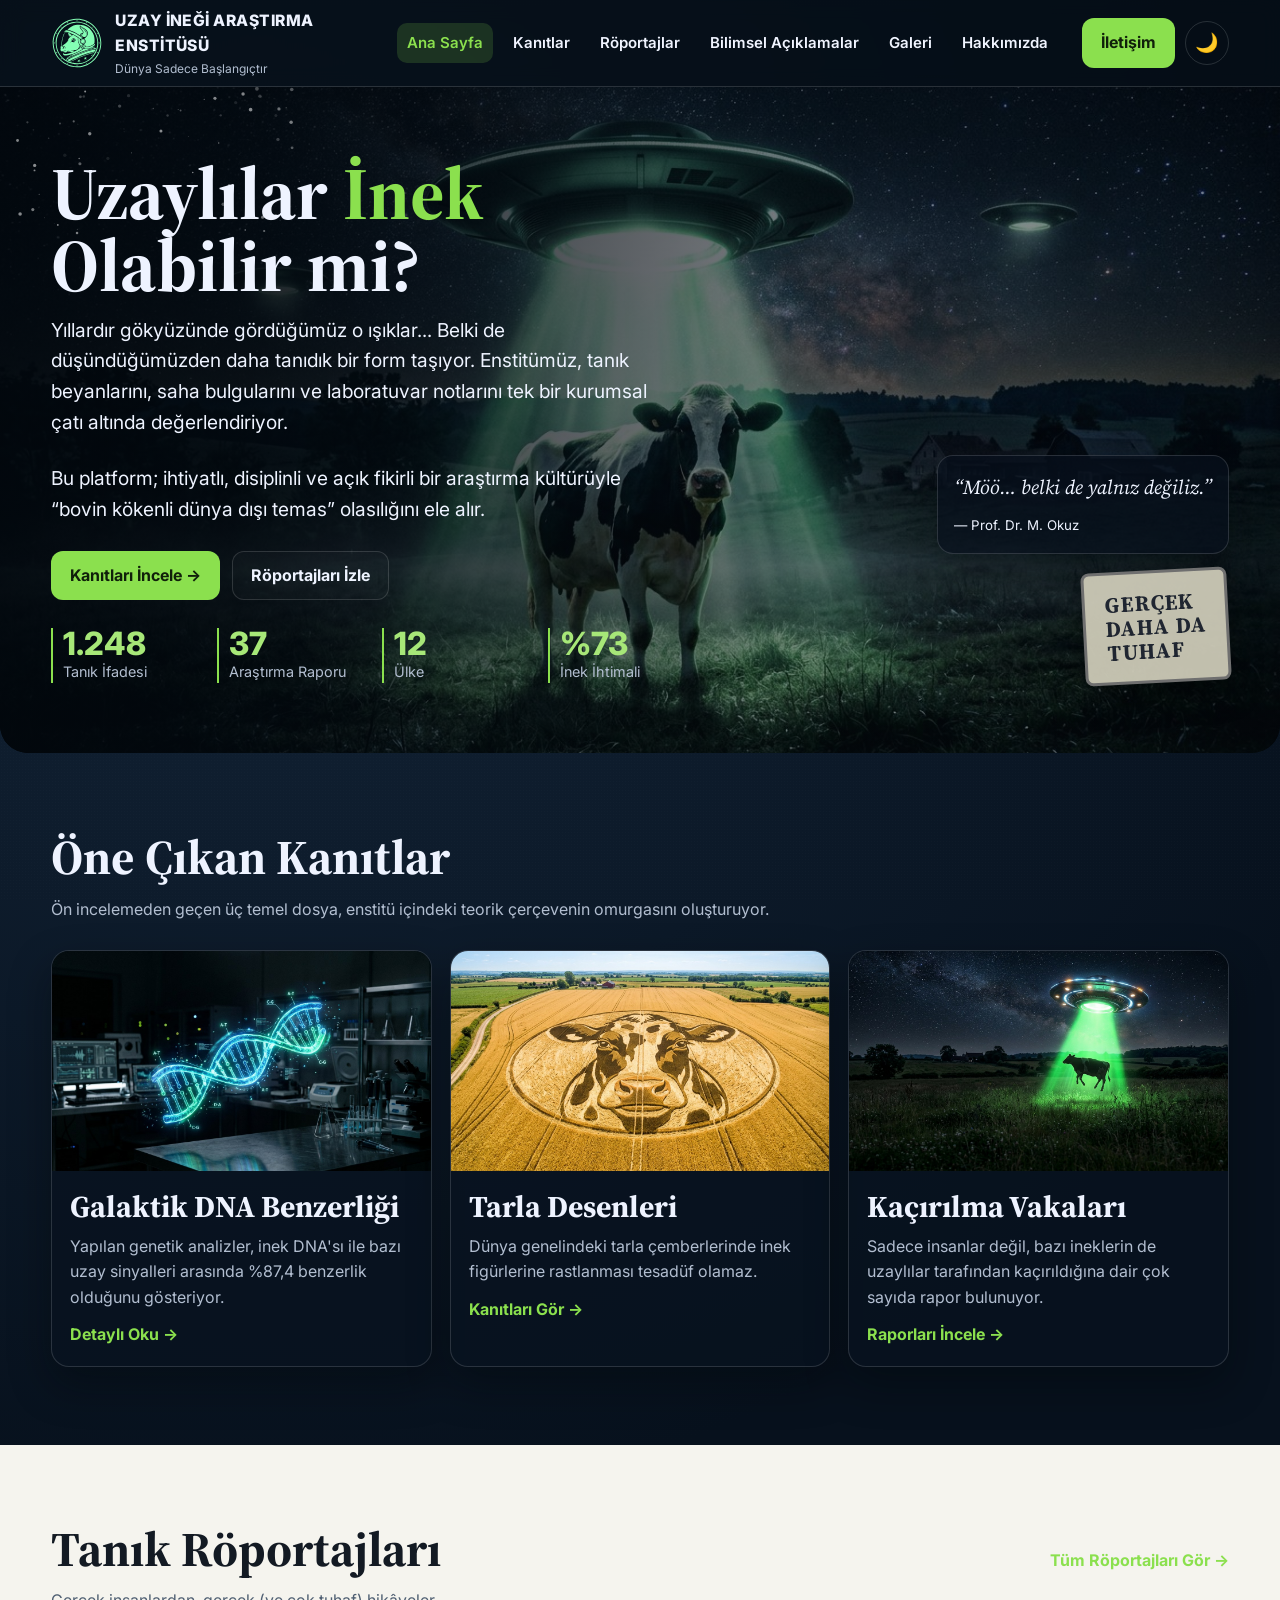
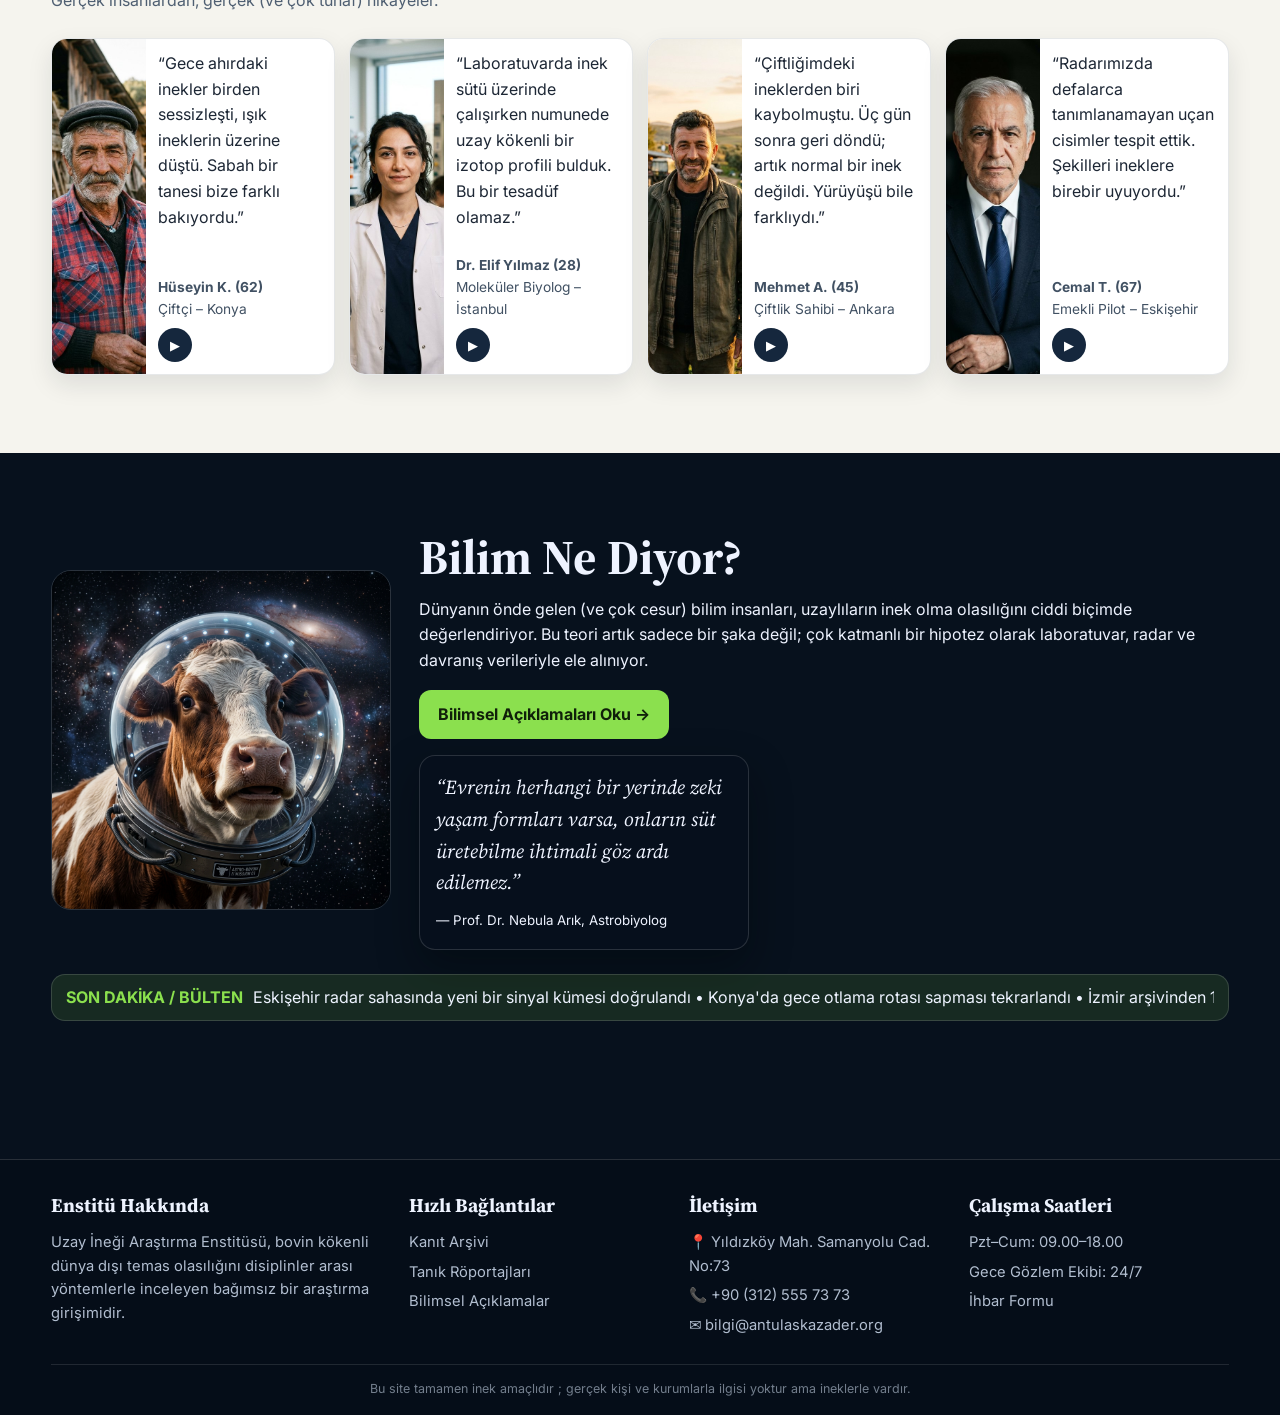
<file: index.html>
<!doctype html>
<html lang="tr">
<head>
  <meta charset="UTF-8">
  <meta name="viewport" content="width=device-width, initial-scale=1.0">
  <title>Uzay İneği Araştırma Enstitüsü | Uzaylılar İnek Olabilir mi?</title>
  <meta name="description" content="Uzaylılar inek olabilir mi sorusunu kurumsal bir ciddiyetle inceleyen Uzay İneği Araştırma Enstitüsü'nün resmi arşiv ve rapor sayfası.">
  <meta property="og:title" content="Uzay İneği Araştırma Enstitüsü">
  <meta property="og:description" content="Uzaylılar inek olabilir mi iddiasına dair kanıt arşivi, röportajlar ve bilimsel açıklamalar.">
  <meta property="og:image" content="images/hero.jpg">
  <meta property="og:type" content="website">
  <link rel="icon" type="image/svg+xml" href="images/logo.svg">
  <link rel="stylesheet" href="css/style.css">
  <script src="js/script.js" defer></script>
</head>
<body>
  <header class="site-header">
    <div class="container header-inner">
      <a href="index.html" class="brand" aria-label="Ana sayfaya git">
        <img src="images/logo.svg" alt="Uzay İneği Araştırma Enstitüsü logosu" loading="lazy">
        <div>
          <div class="brand-title">UZAY İNEĞİ ARAŞTIRMA ENSTİTÜSÜ</div>
          <div class="brand-sub">Dünya Sadece Başlangıçtır</div>
        </div>
      </a>

      <nav class="main-nav" data-main-nav aria-label="Ana menü">
        <a class="nav-link" href="index.html">Ana Sayfa</a>
        <a class="nav-link" href="kanitlar.html">Kanıtlar</a>
        <a class="nav-link" href="roportajlar.html">Röportajlar</a>
        <a class="nav-link" href="bilimsel.html">Bilimsel Açıklamalar</a>
        <a class="nav-link" href="galeri.html">Galeri</a>
        <a class="nav-link" href="hakkimizda.html">Hakkımızda</a>
      </nav>

      <div class="header-actions">
        <a class="btn btn-primary" href="hakkimizda.html#iletisim">İletişim</a>
        <button class="theme-toggle" data-theme-toggle aria-label="Açık temaya geç">🌙</button>
        <button class="hamburger" data-menu-toggle aria-label="Menüyü aç/kapat" aria-expanded="false">☰</button>
      </div>
    </div>
  </header>

  <main>
    <section class="hero">
      <div class="hero-bg" aria-hidden="true"></div>
      <canvas id="star-canvas" aria-hidden="true"></canvas>
      <div class="container hero-grid">
        <div class="reveal">
          <h1>Uzaylılar <span class="accent">İnek</span> Olabilir mi?</h1>
          <p>Yıllardır gökyüzünde gördüğümüz o ışıklar... Belki de düşündüğümüzden daha tanıdık bir form taşıyor. Enstitümüz, tanık beyanlarını, saha bulgularını ve laboratuvar notlarını tek bir kurumsal çatı altında değerlendiriyor.</p>
          <p>Bu platform; ihtiyatlı, disiplinli ve açık fikirli bir araştırma kültürüyle “bovin kökenli dünya dışı temas” olasılığını ele alır.</p>

          <div class="hero-buttons">
            <a class="btn btn-primary" href="kanitlar.html">Kanıtları İncele →</a>
            <a class="btn btn-secondary" href="roportajlar.html">Röportajları İzle</a>
          </div>

          <div class="stats">
            <div class="stat-item">
              <div class="stat-number" data-counter data-target="1248">0</div>
              <div class="stat-label">Tanık İfadesi</div>
            </div>
            <div class="stat-item">
              <div class="stat-number" data-counter data-target="37">0</div>
              <div class="stat-label">Araştırma Raporu</div>
            </div>
            <div class="stat-item">
              <div class="stat-number" data-counter data-target="12">0</div>
              <div class="stat-label">Ülke</div>
            </div>
            <div class="stat-item">
              <div class="stat-number" data-counter data-target="73" data-prefix="%">%0</div>
              <div class="stat-label">İnek İhtimali</div>
            </div>
          </div>
        </div>

        <div class="hero-right reveal">
          <div class="quote-card">
            <blockquote>“Möö… belki de yalnız değiliz.”</blockquote>
            <small>— Prof. Dr. M. Okuz</small>
          </div>
          <div class="road-sign" aria-label="Yol kenarı uyarı tabelası">GERÇEK<br>DAHA DA<br>TUHAF</div>
        </div>
      </div>
    </section>

    <section class="section">
      <div class="container">
        <h2 class="section-title reveal">Öne Çıkan Kanıtlar</h2>
        <p class="section-subtitle reveal">Ön incelemeden geçen üç temel dosya, enstitü içindeki teorik çerçevenin omurgasını oluşturuyor.</p>

        <div class="card-grid">
          <article class="card reveal">
            <img class="card-image" src="images/dna.jpg" alt="DNA zinciri görseli" loading="lazy">
            <div class="card-body">
              <h3>Galaktik DNA Benzerliği</h3>
              <p>Yapılan genetik analizler, inek DNA'sı ile bazı uzay sinyalleri arasında %87,4 benzerlik olduğunu gösteriyor.</p>
              <a class="read-more" href="kanitlar.html">Detaylı Oku →</a>
            </div>
          </article>

          <article class="card reveal">
            <img class="card-image" src="images/cropcircle.jpg" alt="Tarladaki dairesel desen görüntüsü" loading="lazy">
            <div class="card-body">
              <h3>Tarla Desenleri</h3>
              <p>Dünya genelindeki tarla çemberlerinde inek figürlerine rastlanması tesadüf olamaz.</p>
              <a class="read-more" href="kanitlar.html">Kanıtları Gör →</a>
            </div>
          </article>

          <article class="card reveal">
            <img class="card-image" src="images/abduction.jpg" alt="Gece ışığı altında kaçırılma sahnesi" loading="lazy">
            <div class="card-body">
              <h3>Kaçırılma Vakaları</h3>
              <p>Sadece insanlar değil, bazı ineklerin de uzaylılar tarafından kaçırıldığına dair çok sayıda rapor bulunuyor.</p>
              <a class="read-more" href="kanitlar.html">Raporları İncele →</a>
            </div>
          </article>
        </div>
      </div>
    </section>

    <section class="section section-cream witness-section">
      <div class="container">
        <div class="section-head reveal">
          <h2 class="section-title">Tanık Röportajları</h2>
          <a class="read-more" href="roportajlar.html">Tüm Röportajları Gör →</a>
        </div>
        <p class="section-subtitle reveal" style="color:#4f5f72;">Gerçek insanlardan, gerçek (ve çok tuhaf) hikâyeler.</p>

        <div class="witness-grid">
          <article class="witness-card reveal">
            <img class="witness-thumb" src="images/tanik_huseyin.jpg" alt="Hüseyin K. portresi" loading="lazy">
            <div class="witness-content">
              <p>“Gece ahırdaki inekler birden sessizleşti, ışık ineklerin üzerine düştü. Sabah bir tanesi bize farklı bakıyordu.”</p>
              <div class="witness-meta"><strong>Hüseyin K. (62)</strong><br>Çiftçi – Konya</div>
              <button class="play-btn" data-open-modal data-modal-type="transcript" data-modal-key="huseyin" aria-label="Hüseyin röportajını aç">▶</button>
            </div>
          </article>

          <article class="witness-card reveal">
            <img class="witness-thumb" src="images/tanik_elif.jpg" alt="Dr. Elif Yılmaz portresi" loading="lazy">
            <div class="witness-content">
              <p>“Laboratuvarda inek sütü üzerinde çalışırken numunede uzay kökenli bir izotop profili bulduk. Bu bir tesadüf olamaz.”</p>
              <div class="witness-meta"><strong>Dr. Elif Yılmaz (28)</strong><br>Moleküler Biyolog – İstanbul</div>
              <button class="play-btn" data-open-modal data-modal-type="transcript" data-modal-key="elif" aria-label="Elif röportajını aç">▶</button>
            </div>
          </article>

          <article class="witness-card reveal">
            <img class="witness-thumb" src="images/tanik_mehmet.jpg" alt="Mehmet A. portresi" loading="lazy">
            <div class="witness-content">
              <p>“Çiftliğimdeki ineklerden biri kaybolmuştu. Üç gün sonra geri döndü; artık normal bir inek değildi. Yürüyüşü bile farklıydı.”</p>
              <div class="witness-meta"><strong>Mehmet A. (45)</strong><br>Çiftlik Sahibi – Ankara</div>
              <button class="play-btn" data-open-modal data-modal-type="transcript" data-modal-key="mehmet" aria-label="Mehmet röportajını aç">▶</button>
            </div>
          </article>

          <article class="witness-card reveal">
            <img class="witness-thumb" src="images/tanik_cemal.jpg" alt="Cemal T. portresi" loading="lazy">
            <div class="witness-content">
              <p>“Radarımızda defalarca tanımlanamayan uçan cisimler tespit ettik. Şekilleri ineklere birebir uyuyordu.”</p>
              <div class="witness-meta"><strong>Cemal T. (67)</strong><br>Emekli Pilot – Eskişehir</div>
              <button class="play-btn" data-open-modal data-modal-type="transcript" data-modal-key="cemal" aria-label="Cemal röportajını aç">▶</button>
            </div>
          </article>
        </div>
      </div>
    </section>

    <section class="section">
      <div class="container science-wrap">
        <img class="reveal" src="images/astronot_inek.png" alt="Astronot kıyafeti giymiş inek illüstrasyonu" loading="lazy">
        <div class="reveal">
          <h2 class="section-title">Bilim Ne Diyor?</h2>
          <p>Dünyanın önde gelen (ve çok cesur) bilim insanları, uzaylıların inek olma olasılığını ciddi biçimde değerlendiriyor. Bu teori artık sadece bir şaka değil; çok katmanlı bir hipotez olarak laboratuvar, radar ve davranış verileriyle ele alınıyor.</p>
          <a class="btn btn-primary" href="bilimsel.html">Bilimsel Açıklamaları Oku →</a>

          <div class="quote-card" style="margin-top:16px;">
            <blockquote>“Evrenin herhangi bir yerinde zeki yaşam formları varsa, onların süt üretebilme ihtimali göz ardı edilemez.”</blockquote>
            <small>— Prof. Dr. Nebula Arık, Astrobiyolog</small>
          </div>
        </div>
      </div>

      <div class="container">
        <div class="bulletin reveal" aria-label="Son dakika bülteni">
          <strong>SON DAKİKA / BÜLTEN</strong>
          <div style="overflow: hidden; flex: 1;">
            <div class="bulletin-track">Eskişehir radar sahasında yeni bir sinyal kümesi doğrulandı • Konya'da gece otlama rotası sapması tekrarlandı • İzmir arşivinden 1981 tarihli ek negatif film dijitalleştiriliyor</div>
          </div>
        </div>
      </div>
    </section>
  </main>

  <footer class="site-footer">
  <div class="container footer-grid">
    <div class="footer-col">
      <h4>Enstitü Hakkında</h4>
      <p>Uzay İneği Araştırma Enstitüsü, bovin kökenli dünya dışı temas olasılığını disiplinler arası yöntemlerle inceleyen bağımsız bir araştırma girişimidir.</p>
    </div>
    <div class="footer-col">
      <h4>Hızlı Bağlantılar</h4>
      <ul>
        <li><a href="kanitlar.html">Kanıt Arşivi</a></li>
        <li><a href="roportajlar.html">Tanık Röportajları</a></li>
        <li><a href="bilimsel.html">Bilimsel Açıklamalar</a></li>
      </ul>
    </div>
    <div class="footer-col">
      <h4>İletişim</h4>
      <ul>
        <li>📍 Yıldızköy Mah. Samanyolu Cad. No:73</li>
        <li>📞 +90 (312) 555 73 73</li>
        <li>✉️ bilgi@antulaskazader.org</li>
      </ul>
    </div>
    <div class="footer-col">
      <h4>Çalışma Saatleri</h4>
      <ul>
        <li>Pzt–Cum: 09.00–18.00</li>
        <li>Gece Gözlem Ekibi: 24/7</li>
        <li><a href="hakkimizda.html#iletisim">İhbar Formu</a></li>
      </ul>
    </div>
  </div>
  <div class="container footer-bottom">Bu site tamamen inek amaçlıdır ; gerçek kişi ve kurumlarla ilgisi yoktur ama ineklerle vardır.</div>
</footer>

  <div id="globalModal" class="modal" role="dialog" aria-modal="true" aria-hidden="true" aria-label="Detay penceresi">
    <div class="modal-content">
      <div class="modal-top">
        <h3 data-modal-title>Detay</h3>
        <button class="modal-close" data-modal-close aria-label="Pencereyi kapat">✕</button>
      </div>
      <div data-modal-body></div>
    </div>
  </div>
</body>
</html>
</file>
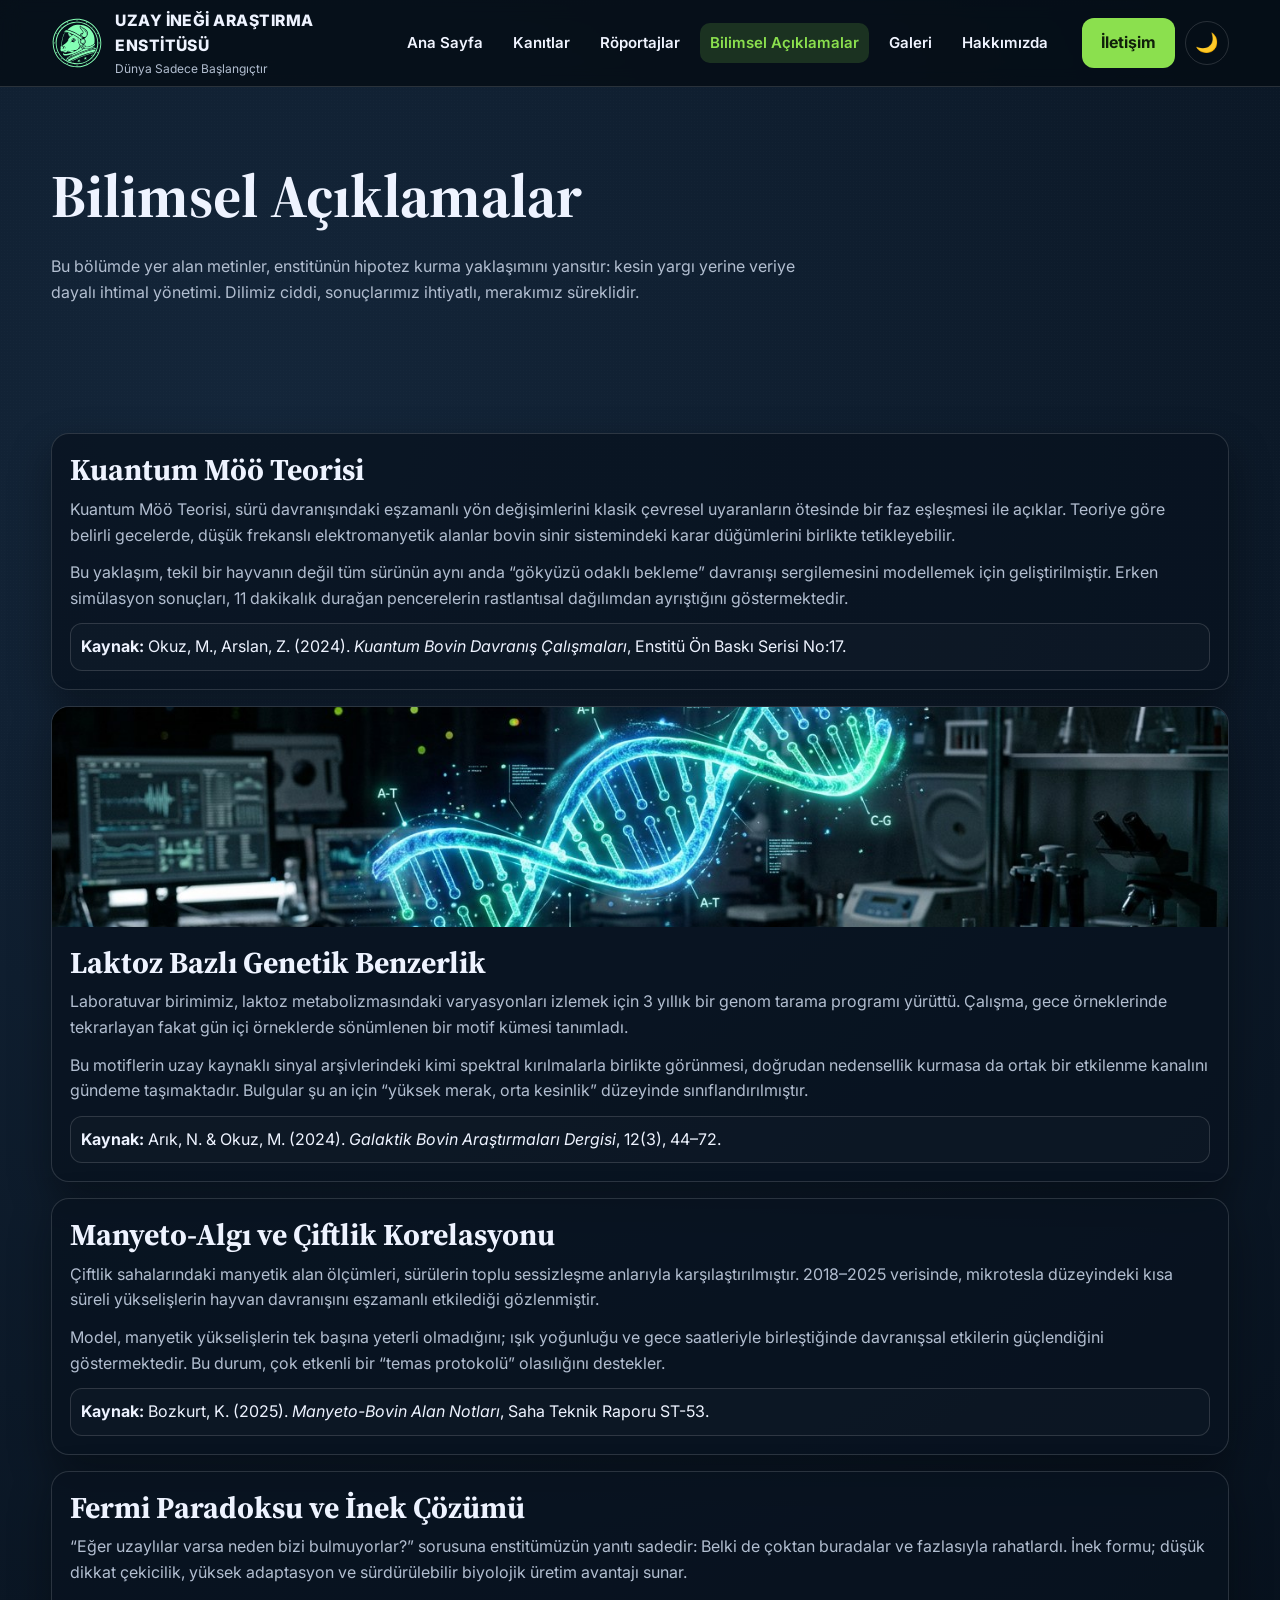
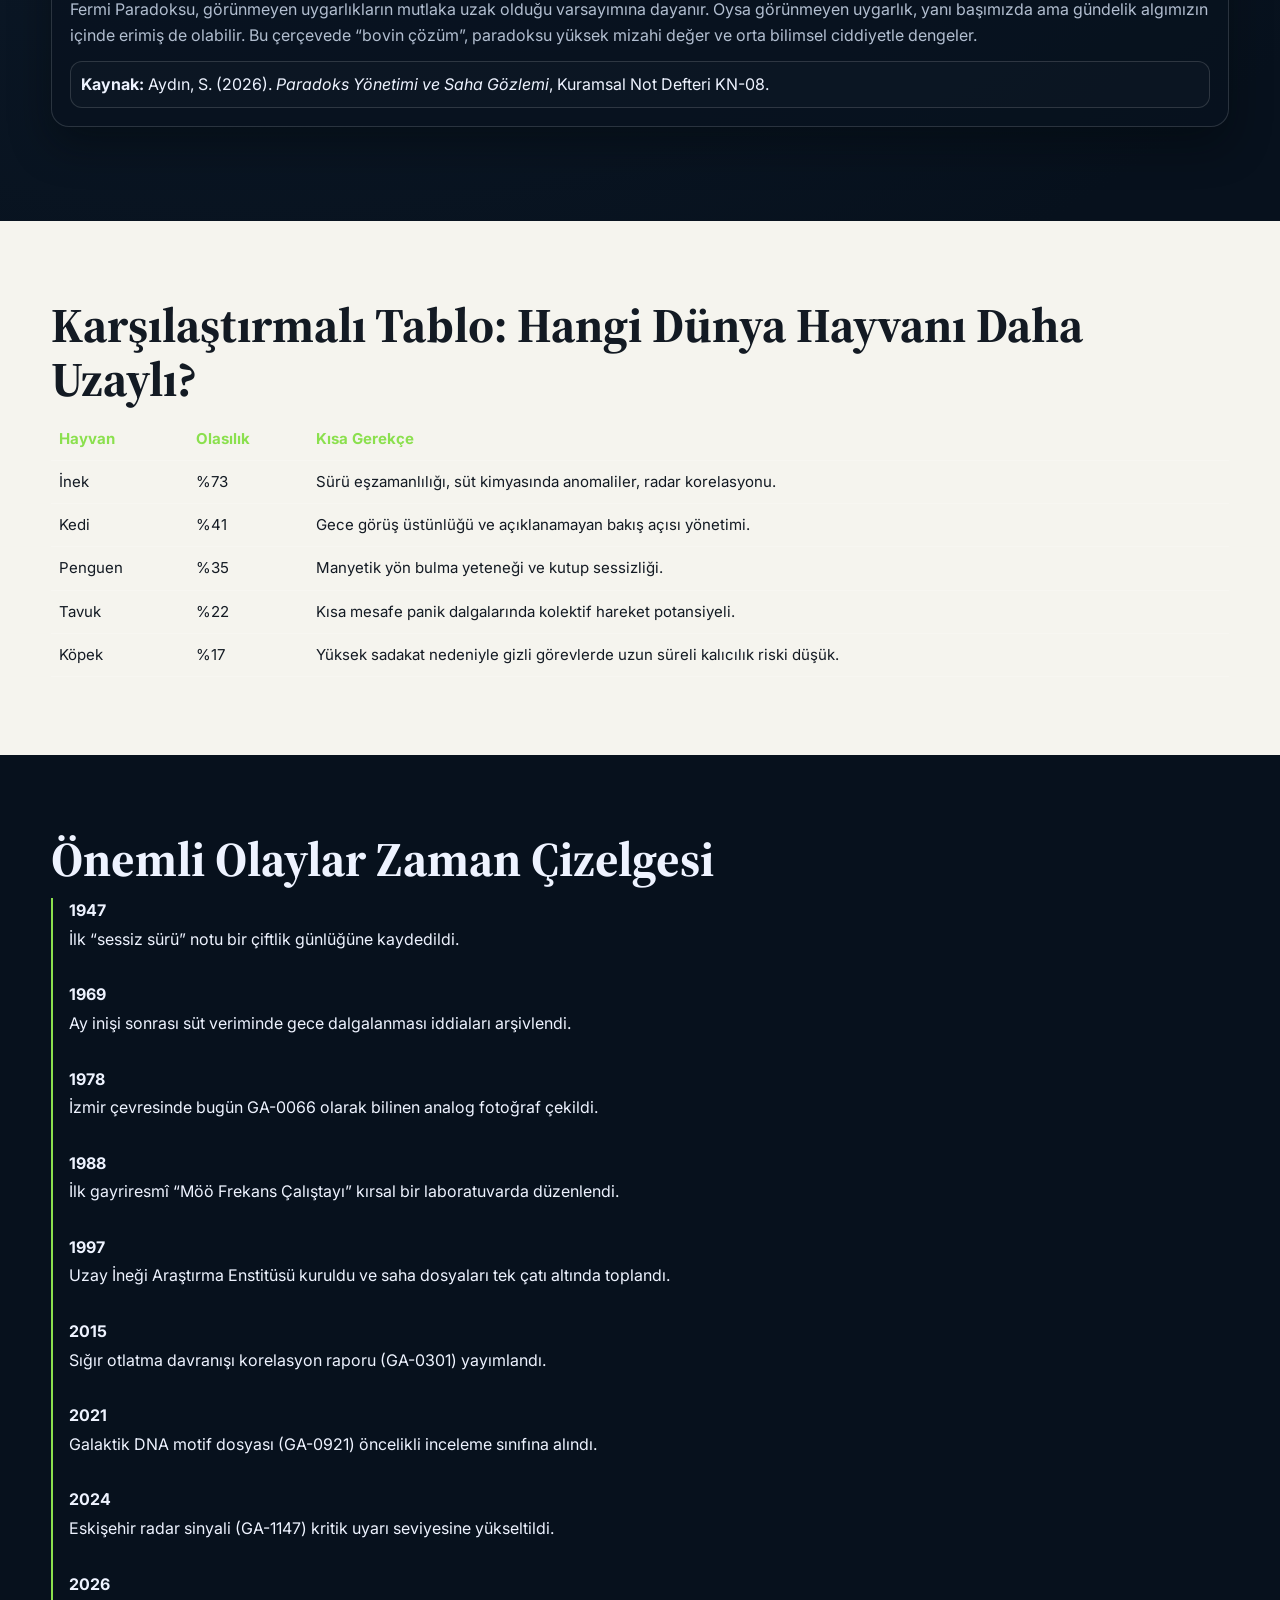
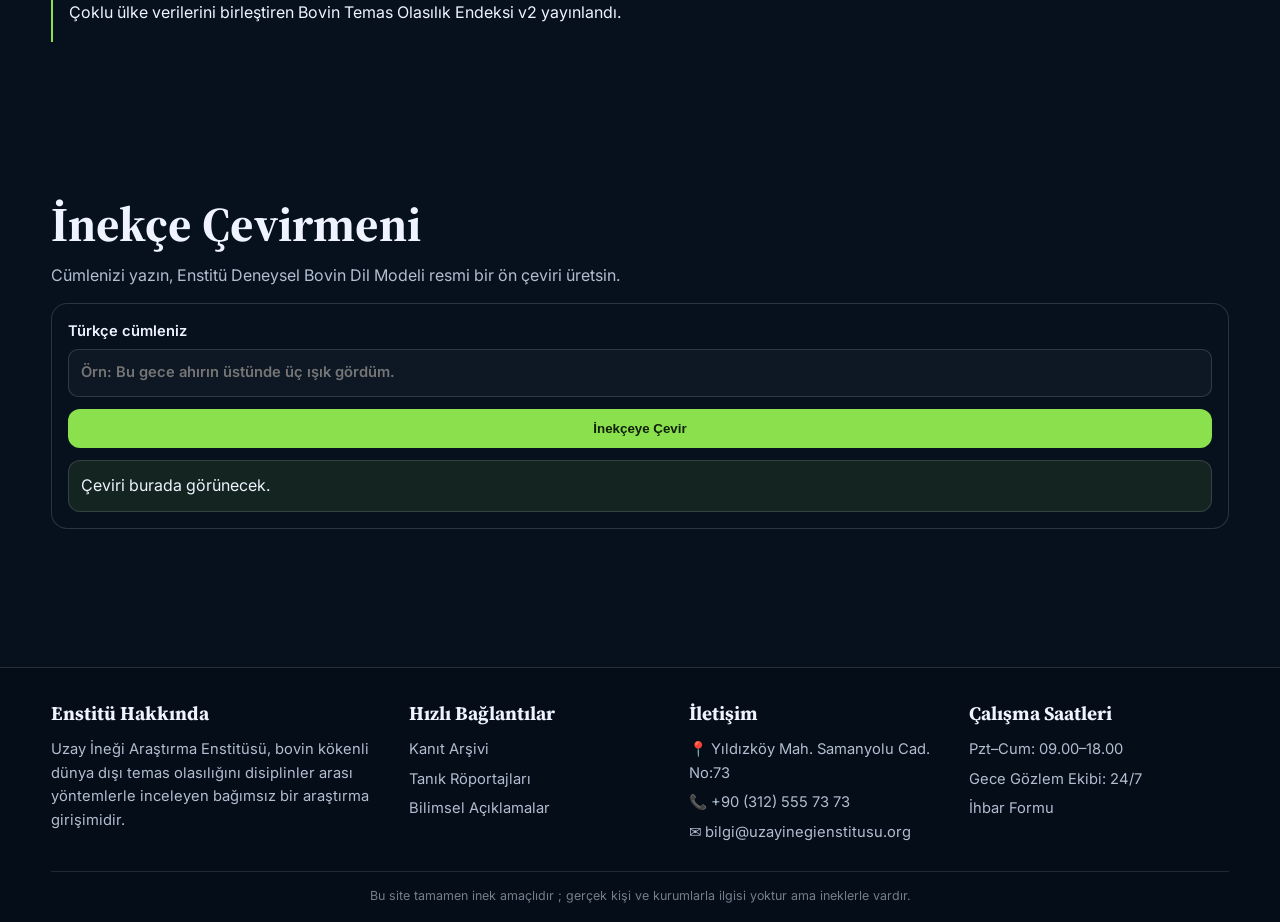
<file: bilimsel.html>
<!doctype html>
<html lang="tr">
<head>
  <meta charset="UTF-8">
  <meta name="viewport" content="width=device-width, initial-scale=1.0">
  <title>Bilimsel Açıklamalar | Uzay İneği Araştırma Enstitüsü</title>
  <meta name="description" content="Uzaylıların inek formunda olabileceğine dair sahte-akademik fakat kurumsal ciddiyette bilimsel açıklamalar.">
  <meta property="og:title" content="Bilimsel Açıklamalar">
  <meta property="og:description" content="Kuantum Möö Teorisi, Fermi Paradoksu ve Laktoz Bazlı Genetik Benzerlik analizleri.">
  <meta property="og:image" content="images/hero.jpg">
  <meta property="og:type" content="website">
  <link rel="icon" type="image/svg+xml" href="images/logo.svg">
  <link rel="stylesheet" href="css/style.css">
  <script src="js/script.js" defer></script>
</head>
<body>
<header class="site-header">
  <div class="container header-inner">
    <a href="index.html" class="brand" aria-label="Ana sayfaya git"><img src="images/logo.svg" alt="Uzay İneği Araştırma Enstitüsü logosu" loading="lazy"><div><div class="brand-title">UZAY İNEĞİ ARAŞTIRMA ENSTİTÜSÜ</div><div class="brand-sub">Dünya Sadece Başlangıçtır</div></div></a>
    <nav class="main-nav" data-main-nav aria-label="Ana menü"><a class="nav-link" href="index.html">Ana Sayfa</a><a class="nav-link" href="kanitlar.html">Kanıtlar</a><a class="nav-link" href="roportajlar.html">Röportajlar</a><a class="nav-link" href="bilimsel.html">Bilimsel Açıklamalar</a><a class="nav-link" href="galeri.html">Galeri</a><a class="nav-link" href="hakkimizda.html">Hakkımızda</a></nav>
    <div class="header-actions"><a class="btn btn-primary" href="hakkimizda.html#iletisim">İletişim</a><button class="theme-toggle" data-theme-toggle aria-label="Açık temaya geç">🌙</button><button class="hamburger" data-menu-toggle aria-label="Menüyü aç/kapat" aria-expanded="false">☰</button></div>
  </div>
</header>

<main>
  <section class="page-hero">
    <div class="container reveal">
      <h1>Bilimsel Açıklamalar</h1>
      <p>Bu bölümde yer alan metinler, enstitünün hipotez kurma yaklaşımını yansıtır: kesin yargı yerine veriye dayalı ihtimal yönetimi. Dilimiz ciddi, sonuçlarımız ihtiyatlı, merakımız süreklidir.</p>
    </div>
  </section>

  <section class="section">
    <div class="container">
      <article class="card reveal" style="margin-bottom:16px;"><div class="card-body"><h3>Kuantum Möö Teorisi</h3><p>Kuantum Möö Teorisi, sürü davranışındaki eşzamanlı yön değişimlerini klasik çevresel uyaranların ötesinde bir faz eşleşmesi ile açıklar. Teoriye göre belirli gecelerde, düşük frekanslı elektromanyetik alanlar bovin sinir sistemindeki karar düğümlerini birlikte tetikleyebilir.</p><p>Bu yaklaşım, tekil bir hayvanın değil tüm sürünün aynı anda “gökyüzü odaklı bekleme” davranışı sergilemesini modellemek için geliştirilmiştir. Erken simülasyon sonuçları, 11 dakikalık durağan pencerelerin rastlantısal dağılımdan ayrıştığını göstermektedir.</p><div class="meta-box"><strong>Kaynak:</strong> Okuz, M., Arslan, Z. (2024). <em>Kuantum Bovin Davranış Çalışmaları</em>, Enstitü Ön Baskı Serisi No:17.</div></div></article>

      <article class="card reveal" style="margin-bottom:16px;"><img class="card-image" src="images/dna.jpg" alt="Laktoz bazlı DNA analiz görüntüsü" loading="lazy"><div class="card-body"><h3>Laktoz Bazlı Genetik Benzerlik</h3><p>Laboratuvar birimimiz, laktoz metabolizmasındaki varyasyonları izlemek için 3 yıllık bir genom tarama programı yürüttü. Çalışma, gece örneklerinde tekrarlayan fakat gün içi örneklerde sönümlenen bir motif kümesi tanımladı.</p><p>Bu motiflerin uzay kaynaklı sinyal arşivlerindeki kimi spektral kırılmalarla birlikte görünmesi, doğrudan nedensellik kurmasa da ortak bir etkilenme kanalını gündeme taşımaktadır. Bulgular şu an için “yüksek merak, orta kesinlik” düzeyinde sınıflandırılmıştır.</p><div class="meta-box"><strong>Kaynak:</strong> Arık, N. & Okuz, M. (2024). <em>Galaktik Bovin Araştırmaları Dergisi</em>, 12(3), 44–72.</div></div></article>

      <article class="card reveal" style="margin-bottom:16px;"><div class="card-body"><h3>Manyeto-Algı ve Çiftlik Korelasyonu</h3><p>Çiftlik sahalarındaki manyetik alan ölçümleri, sürülerin toplu sessizleşme anlarıyla karşılaştırılmıştır. 2018–2025 verisinde, mikrotesla düzeyindeki kısa süreli yükselişlerin hayvan davranışını eşzamanlı etkilediği gözlenmiştir.</p><p>Model, manyetik yükselişlerin tek başına yeterli olmadığını; ışık yoğunluğu ve gece saatleriyle birleştiğinde davranışsal etkilerin güçlendiğini göstermektedir. Bu durum, çok etkenli bir “temas protokolü” olasılığını destekler.</p><div class="meta-box"><strong>Kaynak:</strong> Bozkurt, K. (2025). <em>Manyeto-Bovin Alan Notları</em>, Saha Teknik Raporu ST-53.</div></div></article>

      <article class="card reveal" style="margin-bottom:16px;"><div class="card-body"><h3>Fermi Paradoksu ve İnek Çözümü</h3><p>“Eğer uzaylılar varsa neden bizi bulmuyorlar?” sorusuna enstitümüzün yanıtı sadedir: Belki de çoktan buradalar ve fazlasıyla rahatlardı. İnek formu; düşük dikkat çekicilik, yüksek adaptasyon ve sürdürülebilir biyolojik üretim avantajı sunar.</p><p>Fermi Paradoksu, görünmeyen uygarlıkların mutlaka uzak olduğu varsayımına dayanır. Oysa görünmeyen uygarlık, yanı başımızda ama gündelik algımızın içinde erimiş de olabilir. Bu çerçevede “bovin çözüm”, paradoksu yüksek mizahi değer ve orta bilimsel ciddiyetle dengeler.</p><div class="meta-box"><strong>Kaynak:</strong> Aydın, S. (2026). <em>Paradoks Yönetimi ve Saha Gözlemi</em>, Kuramsal Not Defteri KN-08.</div></div></article>
    </div>
  </section>

  <section class="section section-cream">
    <div class="container reveal">
      <h2 class="section-title">Karşılaştırmalı Tablo: Hangi Dünya Hayvanı Daha Uzaylı?</h2>
      <table class="simple-table" aria-label="Uzaylı olasılık karşılaştırma tablosu">
        <thead><tr><th>Hayvan</th><th>Olasılık</th><th>Kısa Gerekçe</th></tr></thead>
        <tbody>
          <tr><td>İnek</td><td>%73</td><td>Sürü eşzamanlılığı, süt kimyasında anomaliler, radar korelasyonu.</td></tr>
          <tr><td>Kedi</td><td>%41</td><td>Gece görüş üstünlüğü ve açıklanamayan bakış açısı yönetimi.</td></tr>
          <tr><td>Penguen</td><td>%35</td><td>Manyetik yön bulma yeteneği ve kutup sessizliği.</td></tr>
          <tr><td>Tavuk</td><td>%22</td><td>Kısa mesafe panik dalgalarında kolektif hareket potansiyeli.</td></tr>
          <tr><td>Köpek</td><td>%17</td><td>Yüksek sadakat nedeniyle gizli görevlerde uzun süreli kalıcılık riski düşük.</td></tr>
        </tbody>
      </table>
    </div>
  </section>

  <section class="section">
    <div class="container">
      <h2 class="section-title reveal">Önemli Olaylar Zaman Çizelgesi</h2>
      <div class="timeline reveal">
        <div class="timeline-item"><h4>1947</h4><p>İlk “sessiz sürü” notu bir çiftlik günlüğüne kaydedildi.</p></div>
        <div class="timeline-item"><h4>1969</h4><p>Ay inişi sonrası süt veriminde gece dalgalanması iddiaları arşivlendi.</p></div>
        <div class="timeline-item"><h4>1978</h4><p>İzmir çevresinde bugün GA-0066 olarak bilinen analog fotoğraf çekildi.</p></div>
        <div class="timeline-item"><h4>1988</h4><p>İlk gayriresmî “Möö Frekans Çalıştayı” kırsal bir laboratuvarda düzenlendi.</p></div>
        <div class="timeline-item"><h4>1997</h4><p>Uzay İneği Araştırma Enstitüsü kuruldu ve saha dosyaları tek çatı altında toplandı.</p></div>
        <div class="timeline-item"><h4>2015</h4><p>Sığır otlatma davranışı korelasyon raporu (GA-0301) yayımlandı.</p></div>
        <div class="timeline-item"><h4>2021</h4><p>Galaktik DNA motif dosyası (GA-0921) öncelikli inceleme sınıfına alındı.</p></div>
        <div class="timeline-item"><h4>2024</h4><p>Eskişehir radar sinyali (GA-1147) kritik uyarı seviyesine yükseltildi.</p></div>
        <div class="timeline-item"><h4>2026</h4><p>Çoklu ülke verilerini birleştiren Bovin Temas Olasılık Endeksi v2 yayınlandı.</p></div>
      </div>
    </div>
  </section>

  <section class="section">
    <div class="container reveal">
      <h2 class="section-title">İnekçe Çevirmeni</h2>
      <p class="section-subtitle">Cümlenizi yazın, Enstitü Deneysel Bovin Dil Modeli resmi bir ön çeviri üretsin.</p>
      <div class="translator-box" style="margin-top:14px;">
        <form id="cowTranslatorForm" class="form-grid" aria-label="İnekçe çevirmeni">
          <label class="full">Türkçe cümleniz
            <input id="cowInput" type="text" placeholder="Örn: Bu gece ahırın üstünde üç ışık gördüm.">
          </label>
          <button class="btn btn-primary full" type="submit">İnekçeye Çevir</button>
        </form>
        <div id="cowOutput" class="result-box" aria-live="polite">Çeviri burada görünecek.</div>
      </div>
    </div>
  </section>
</main>

<footer class="site-footer">
  <div class="container footer-grid">
    <div class="footer-col">
      <h4>Enstitü Hakkında</h4>
      <p>Uzay İneği Araştırma Enstitüsü, bovin kökenli dünya dışı temas olasılığını disiplinler arası yöntemlerle inceleyen bağımsız bir araştırma girişimidir.</p>
    </div>
    <div class="footer-col">
      <h4>Hızlı Bağlantılar</h4>
      <ul>
        <li><a href="kanitlar.html">Kanıt Arşivi</a></li>
        <li><a href="roportajlar.html">Tanık Röportajları</a></li>
        <li><a href="bilimsel.html">Bilimsel Açıklamalar</a></li>
      </ul>
    </div>
    <div class="footer-col">
      <h4>İletişim</h4>
      <ul>
        <li>📍 Yıldızköy Mah. Samanyolu Cad. No:73</li>
        <li>📞 +90 (312) 555 73 73</li>
        <li>✉️ bilgi@uzayinegienstitusu.org</li>
      </ul>
    </div>
    <div class="footer-col">
      <h4>Çalışma Saatleri</h4>
      <ul>
        <li>Pzt–Cum: 09.00–18.00</li>
        <li>Gece Gözlem Ekibi: 24/7</li>
        <li><a href="hakkimizda.html#iletisim">İhbar Formu</a></li>
      </ul>
    </div>
  </div>
  <div class="container footer-bottom">Bu site tamamen inek amaçlıdır ; gerçek kişi ve kurumlarla ilgisi yoktur ama ineklerle vardır.</div>
</footer>
</body>
</html>
</file>
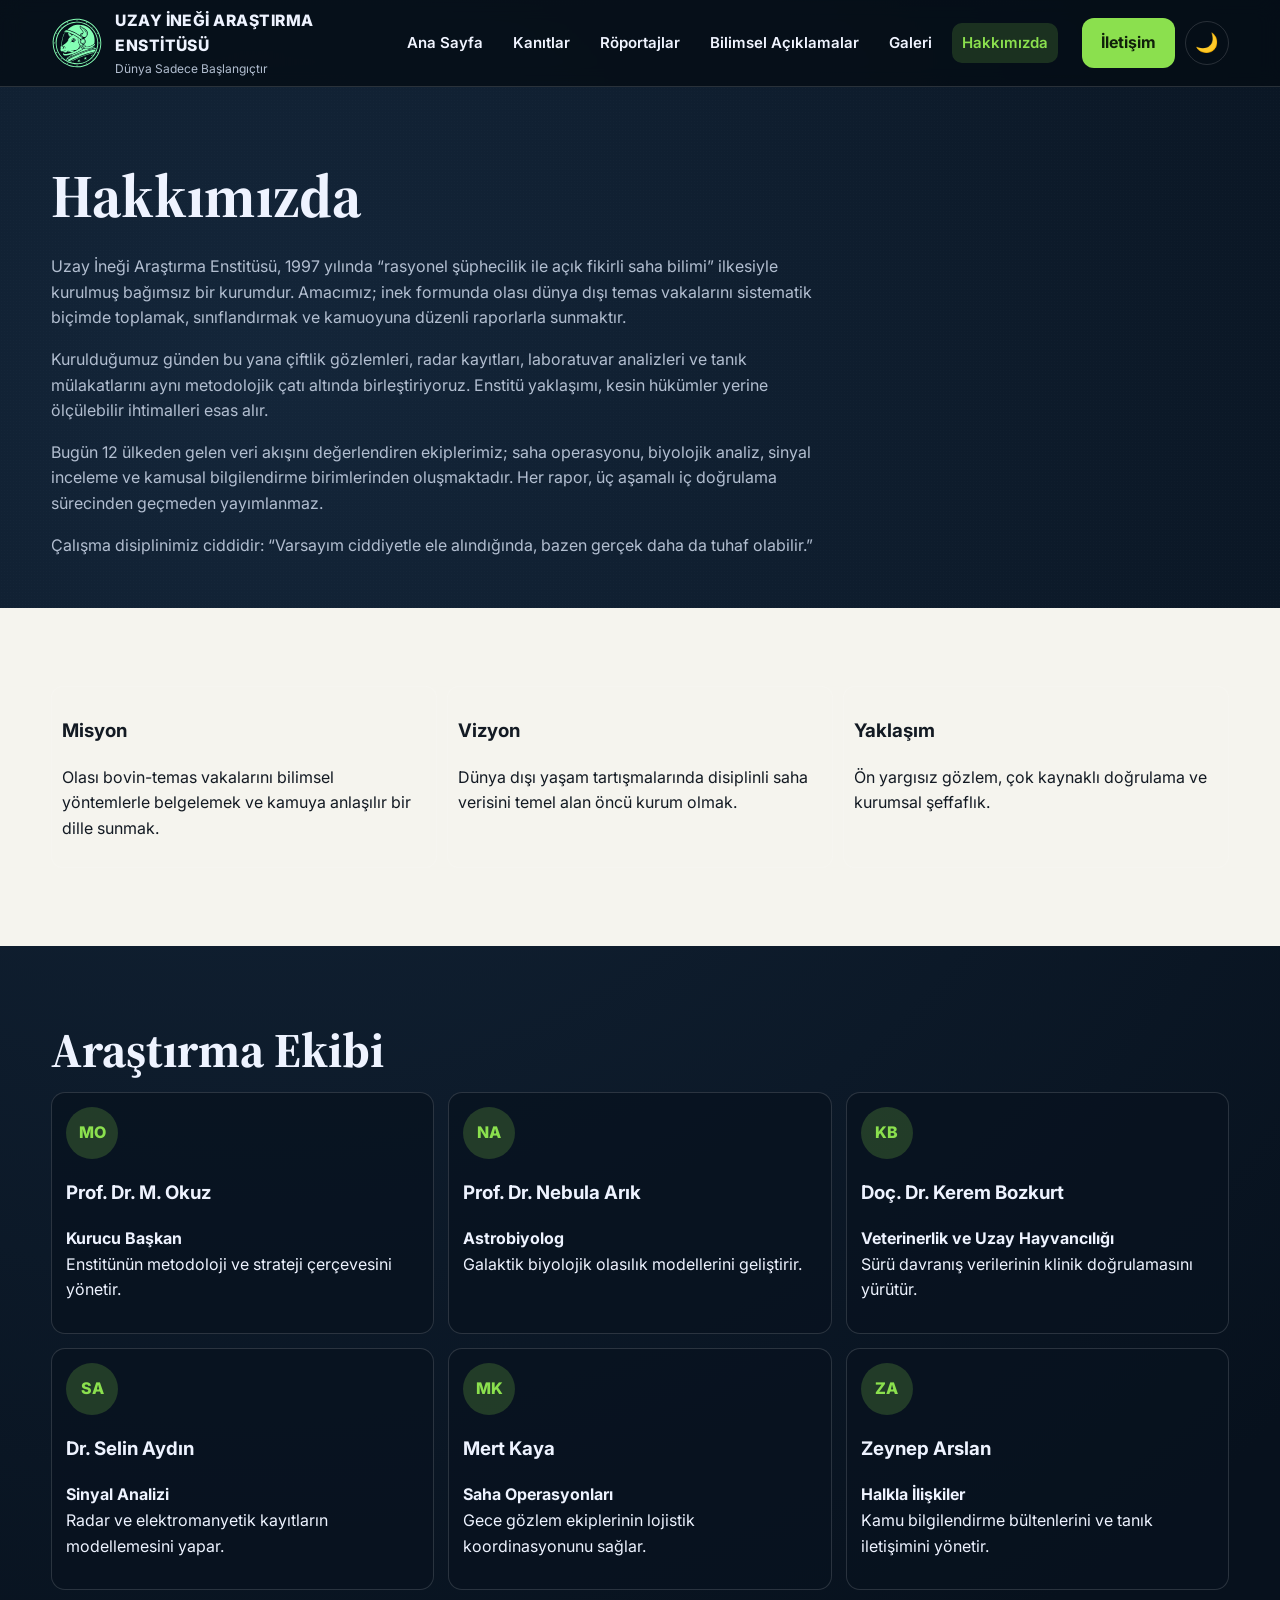
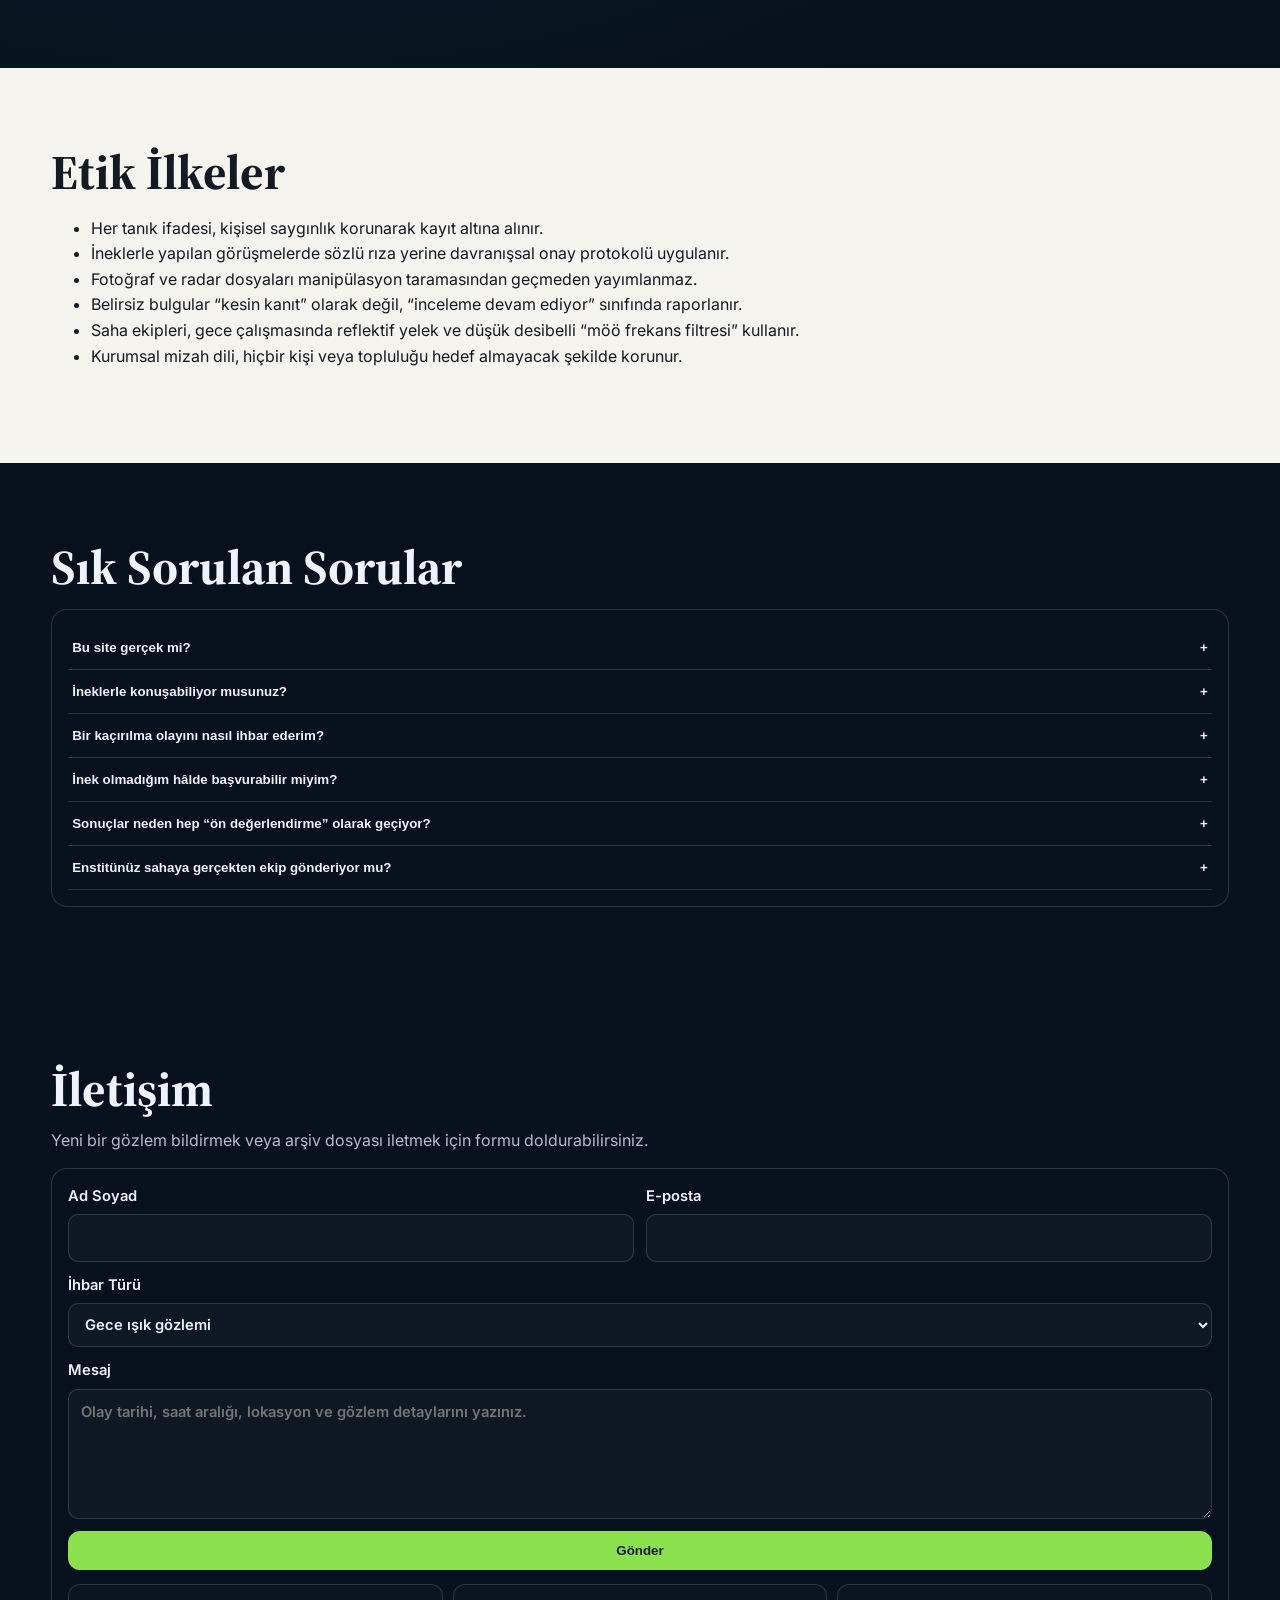
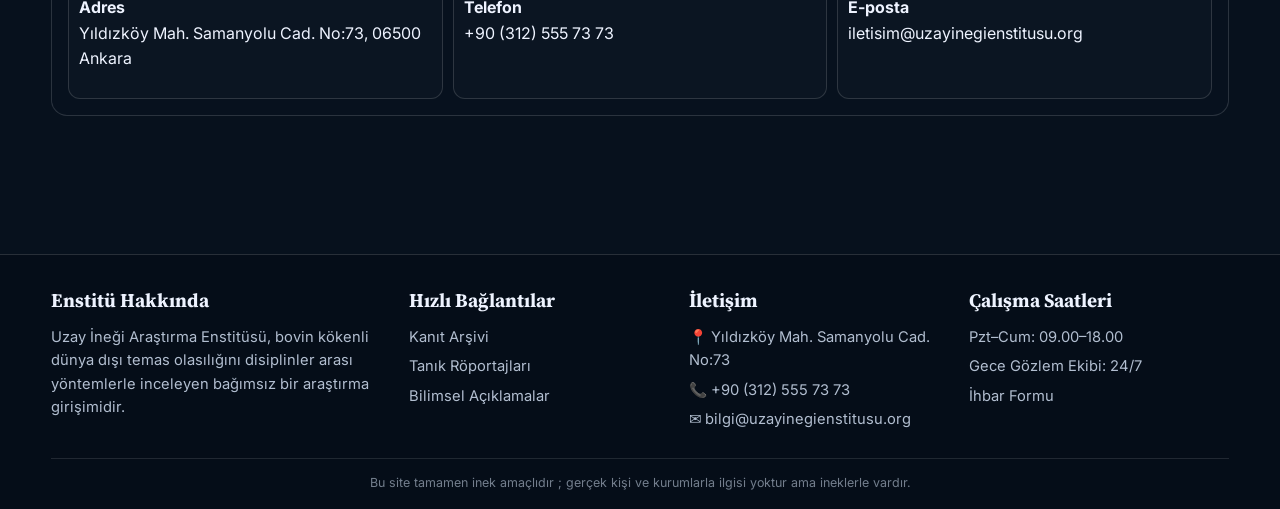
<file: hakkimizda.html>
<!doctype html>
<html lang="tr">
<head>
  <meta charset="UTF-8">
  <meta name="viewport" content="width=device-width, initial-scale=1.0">
  <title>Hakkımızda | Uzay İneği Araştırma Enstitüsü</title>
  <meta name="description" content="Uzay İneği Araştırma Enstitüsü'nün tarihçesi, ekibi, etik ilkeleri, sık sorulan sorular ve iletişim formu.">
  <meta property="og:title" content="Hakkımızda">
  <meta property="og:description" content="Enstitü tarihçesi, misyon-vizyon, ekip ve iletişim.">
  <meta property="og:image" content="images/hero.jpg">
  <meta property="og:type" content="website">
  <link rel="icon" type="image/svg+xml" href="images/logo.svg">
  <link rel="stylesheet" href="css/style.css">
  <script src="js/script.js" defer></script>
</head>
<body>
<header class="site-header">
  <div class="container header-inner">
    <a href="index.html" class="brand" aria-label="Ana sayfaya git"><img src="images/logo.svg" alt="Uzay İneği Araştırma Enstitüsü logosu" loading="lazy"><div><div class="brand-title">UZAY İNEĞİ ARAŞTIRMA ENSTİTÜSÜ</div><div class="brand-sub">Dünya Sadece Başlangıçtır</div></div></a>
    <nav class="main-nav" data-main-nav aria-label="Ana menü"><a class="nav-link" href="index.html">Ana Sayfa</a><a class="nav-link" href="kanitlar.html">Kanıtlar</a><a class="nav-link" href="roportajlar.html">Röportajlar</a><a class="nav-link" href="bilimsel.html">Bilimsel Açıklamalar</a><a class="nav-link" href="galeri.html">Galeri</a><a class="nav-link" href="hakkimizda.html">Hakkımızda</a></nav>
    <div class="header-actions"><a class="btn btn-primary" href="hakkimizda.html#iletisim">İletişim</a><button class="theme-toggle" data-theme-toggle aria-label="Açık temaya geç">🌙</button><button class="hamburger" data-menu-toggle aria-label="Menüyü aç/kapat" aria-expanded="false">☰</button></div>
  </div>
</header>

<main>
  <section class="page-hero">
    <div class="container reveal">
      <h1>Hakkımızda</h1>
      <p>Uzay İneği Araştırma Enstitüsü, 1997 yılında “rasyonel şüphecilik ile açık fikirli saha bilimi” ilkesiyle kurulmuş bağımsız bir kurumdur. Amacımız; inek formunda olası dünya dışı temas vakalarını sistematik biçimde toplamak, sınıflandırmak ve kamuoyuna düzenli raporlarla sunmaktır.</p>
      <p>Kurulduğumuz günden bu yana çiftlik gözlemleri, radar kayıtları, laboratuvar analizleri ve tanık mülakatlarını aynı metodolojik çatı altında birleştiriyoruz. Enstitü yaklaşımı, kesin hükümler yerine ölçülebilir ihtimalleri esas alır.</p>
      <p>Bugün 12 ülkeden gelen veri akışını değerlendiren ekiplerimiz; saha operasyonu, biyolojik analiz, sinyal inceleme ve kamusal bilgilendirme birimlerinden oluşmaktadır. Her rapor, üç aşamalı iç doğrulama sürecinden geçmeden yayımlanmaz.</p>
      <p>Çalışma disiplinimiz ciddidir: “Varsayım ciddiyetle ele alındığında, bazen gerçek daha da tuhaf olabilir.”</p>
    </div>
  </section>

  <section class="section section-cream">
    <div class="container">
      <div class="meta-grid reveal">
        <article class="meta-box"><h3>Misyon</h3><p>Olası bovin-temas vakalarını bilimsel yöntemlerle belgelemek ve kamuya anlaşılır bir dille sunmak.</p></article>
        <article class="meta-box"><h3>Vizyon</h3><p>Dünya dışı yaşam tartışmalarında disiplinli saha verisini temel alan öncü kurum olmak.</p></article>
        <article class="meta-box"><h3>Yaklaşım</h3><p>Ön yargısız gözlem, çok kaynaklı doğrulama ve kurumsal şeffaflık.</p></article>
      </div>
    </div>
  </section>

  <section class="section">
    <div class="container">
      <h2 class="section-title reveal">Araştırma Ekibi</h2>
      <div class="team-grid" style="margin-top:14px;">
        <article class="team-card reveal"><div class="avatar">MO</div><h3>Prof. Dr. M. Okuz</h3><p><strong>Kurucu Başkan</strong><br>Enstitünün metodoloji ve strateji çerçevesini yönetir.</p></article>
        <article class="team-card reveal"><div class="avatar">NA</div><h3>Prof. Dr. Nebula Arık</h3><p><strong>Astrobiyolog</strong><br>Galaktik biyolojik olasılık modellerini geliştirir.</p></article>
        <article class="team-card reveal"><div class="avatar">KB</div><h3>Doç. Dr. Kerem Bozkurt</h3><p><strong>Veterinerlik ve Uzay Hayvancılığı</strong><br>Sürü davranış verilerinin klinik doğrulamasını yürütür.</p></article>
        <article class="team-card reveal"><div class="avatar">SA</div><h3>Dr. Selin Aydın</h3><p><strong>Sinyal Analizi</strong><br>Radar ve elektromanyetik kayıtların modellemesini yapar.</p></article>
        <article class="team-card reveal"><div class="avatar">MK</div><h3>Mert Kaya</h3><p><strong>Saha Operasyonları</strong><br>Gece gözlem ekiplerinin lojistik koordinasyonunu sağlar.</p></article>
        <article class="team-card reveal"><div class="avatar">ZA</div><h3>Zeynep Arslan</h3><p><strong>Halkla İlişkiler</strong><br>Kamu bilgilendirme bültenlerini ve tanık iletişimini yönetir.</p></article>
      </div>
    </div>
  </section>

  <section class="section section-cream">
    <div class="container reveal">
      <h2 class="section-title">Etik İlkeler</h2>
      <ul>
        <li>Her tanık ifadesi, kişisel saygınlık korunarak kayıt altına alınır.</li>
        <li>İneklerle yapılan görüşmelerde sözlü rıza yerine davranışsal onay protokolü uygulanır.</li>
        <li>Fotoğraf ve radar dosyaları manipülasyon taramasından geçmeden yayımlanmaz.</li>
        <li>Belirsiz bulgular “kesin kanıt” olarak değil, “inceleme devam ediyor” sınıfında raporlanır.</li>
        <li>Saha ekipleri, gece çalışmasında reflektif yelek ve düşük desibelli “möö frekans filtresi” kullanır.</li>
        <li>Kurumsal mizah dili, hiçbir kişi veya topluluğu hedef almayacak şekilde korunur.</li>
      </ul>
    </div>
  </section>

  <section class="section">
    <div class="container reveal">
      <h2 class="section-title">Sık Sorulan Sorular</h2>
      <div class="faq-box" style="margin-top:14px;">
        <div class="accordion-item"><button class="accordion-btn" aria-expanded="false">Bu site gerçek mi? <span>+</span></button><div class="accordion-content"><p>Daha gerçek ne olabilir ki.</p></div></div>
        <div class="accordion-item"><button class="accordion-btn" aria-expanded="false">İneklerle konuşabiliyor musunuz? <span>+</span></button><div class="accordion-content"><p>Çeviri çalışmalarımız deneysel düzeydedir. Şu an için akıcı diyalog yerine davranışsal yorumlama yapılmaktadır.</p></div></div>
        <div class="accordion-item"><button class="accordion-btn" aria-expanded="false">Bir kaçırılma olayını nasıl ihbar ederim? <span>+</span></button><div class="accordion-content"><p>Bu sayfadaki iletişim formunu kullanarak tarih, saat, lokasyon ve varsa görsel/radar notu ekleyebilirsiniz.</p></div></div>
        <div class="accordion-item"><button class="accordion-btn" aria-expanded="false">İnek olmadığım hâlde başvurabilir miyim? <span>+</span></button><div class="accordion-content"><p>Evet. Enstitü; çiftçiler, pilotlar, veterinerler ve meraklı gözlemcilerden ihbar kabul eder.</p></div></div>
        <div class="accordion-item"><button class="accordion-btn" aria-expanded="false">Sonuçlar neden hep “ön değerlendirme” olarak geçiyor? <span>+</span></button><div class="accordion-content"><p>Bilimsel nezaket gereği kesinlik yerine olasılık raporları yayımlıyoruz. Bu da kurumsal ciddiyetimizin temelidir.</p></div></div>
        <div class="accordion-item"><button class="accordion-btn" aria-expanded="false">Enstitünüz sahaya gerçekten ekip gönderiyor mu? <span>+</span></button><div class="accordion-content"><p>Bizim evrende evet.</p></div></div>
      </div>
    </div>
  </section>

  <section class="section" id="iletisim">
    <div class="container reveal">
      <h2 class="section-title">İletişim</h2>
      <p class="section-subtitle">Yeni bir gözlem bildirmek veya arşiv dosyası iletmek için formu doldurabilirsiniz.</p>
      <div class="contact-box" style="margin-top:14px;">
        <form id="contactForm" class="form-grid" aria-label="İletişim formu">
          <label>Ad Soyad
            <input type="text" name="name" required>
          </label>
          <label>E-posta
            <input type="email" name="email" required>
          </label>
          <label class="full">İhbar Türü
            <select name="type">
              <option>Gece ışık gözlemi</option>
              <option>Tarla deseni bildirimi</option>
              <option>Radar / elektronik kayıt</option>
              <option>Davranışsal sürü anomalisi</option>
              <option>Diğer</option>
            </select>
          </label>
          <label class="full">Mesaj
            <textarea name="message" placeholder="Olay tarihi, saat aralığı, lokasyon ve gözlem detaylarını yazınız." required></textarea>
          </label>
          <button class="btn btn-primary full" type="submit">Gönder</button>
        </form>
        <div id="contactNotice" class="result-box hide" aria-live="polite"></div>

        <div class="meta-grid" style="margin-top:14px;">
          <div class="meta-box"><strong>Adres</strong><p>Yıldızköy Mah. Samanyolu Cad. No:73, 06500 Ankara</p></div>
          <div class="meta-box"><strong>Telefon</strong><p>+90 (312) 555 73 73</p></div>
          <div class="meta-box"><strong>E-posta</strong><p>iletisim@uzayinegienstitusu.org</p></div>
        </div>
      </div>
    </div>
  </section>
</main>

<footer class="site-footer">
  <div class="container footer-grid">
    <div class="footer-col">
      <h4>Enstitü Hakkında</h4>
      <p>Uzay İneği Araştırma Enstitüsü, bovin kökenli dünya dışı temas olasılığını disiplinler arası yöntemlerle inceleyen bağımsız bir araştırma girişimidir.</p>
    </div>
    <div class="footer-col">
      <h4>Hızlı Bağlantılar</h4>
      <ul>
        <li><a href="kanitlar.html">Kanıt Arşivi</a></li>
        <li><a href="roportajlar.html">Tanık Röportajları</a></li>
        <li><a href="bilimsel.html">Bilimsel Açıklamalar</a></li>
      </ul>
    </div>
    <div class="footer-col">
      <h4>İletişim</h4>
      <ul>
        <li>📍 Yıldızköy Mah. Samanyolu Cad. No:73</li>
        <li>📞 +90 (312) 555 73 73</li>
        <li>✉️ bilgi@uzayinegienstitusu.org</li>
      </ul>
    </div>
    <div class="footer-col">
      <h4>Çalışma Saatleri</h4>
      <ul>
        <li>Pzt–Cum: 09.00–18.00</li>
        <li>Gece Gözlem Ekibi: 24/7</li>
        <li><a href="hakkimizda.html#iletisim">İhbar Formu</a></li>
      </ul>
    </div>
  </div>
  <div class="container footer-bottom">Bu site tamamen inek amaçlıdır ; gerçek kişi ve kurumlarla ilgisi yoktur ama ineklerle vardır.</div>
</footer>
</body>
</html>
</file>
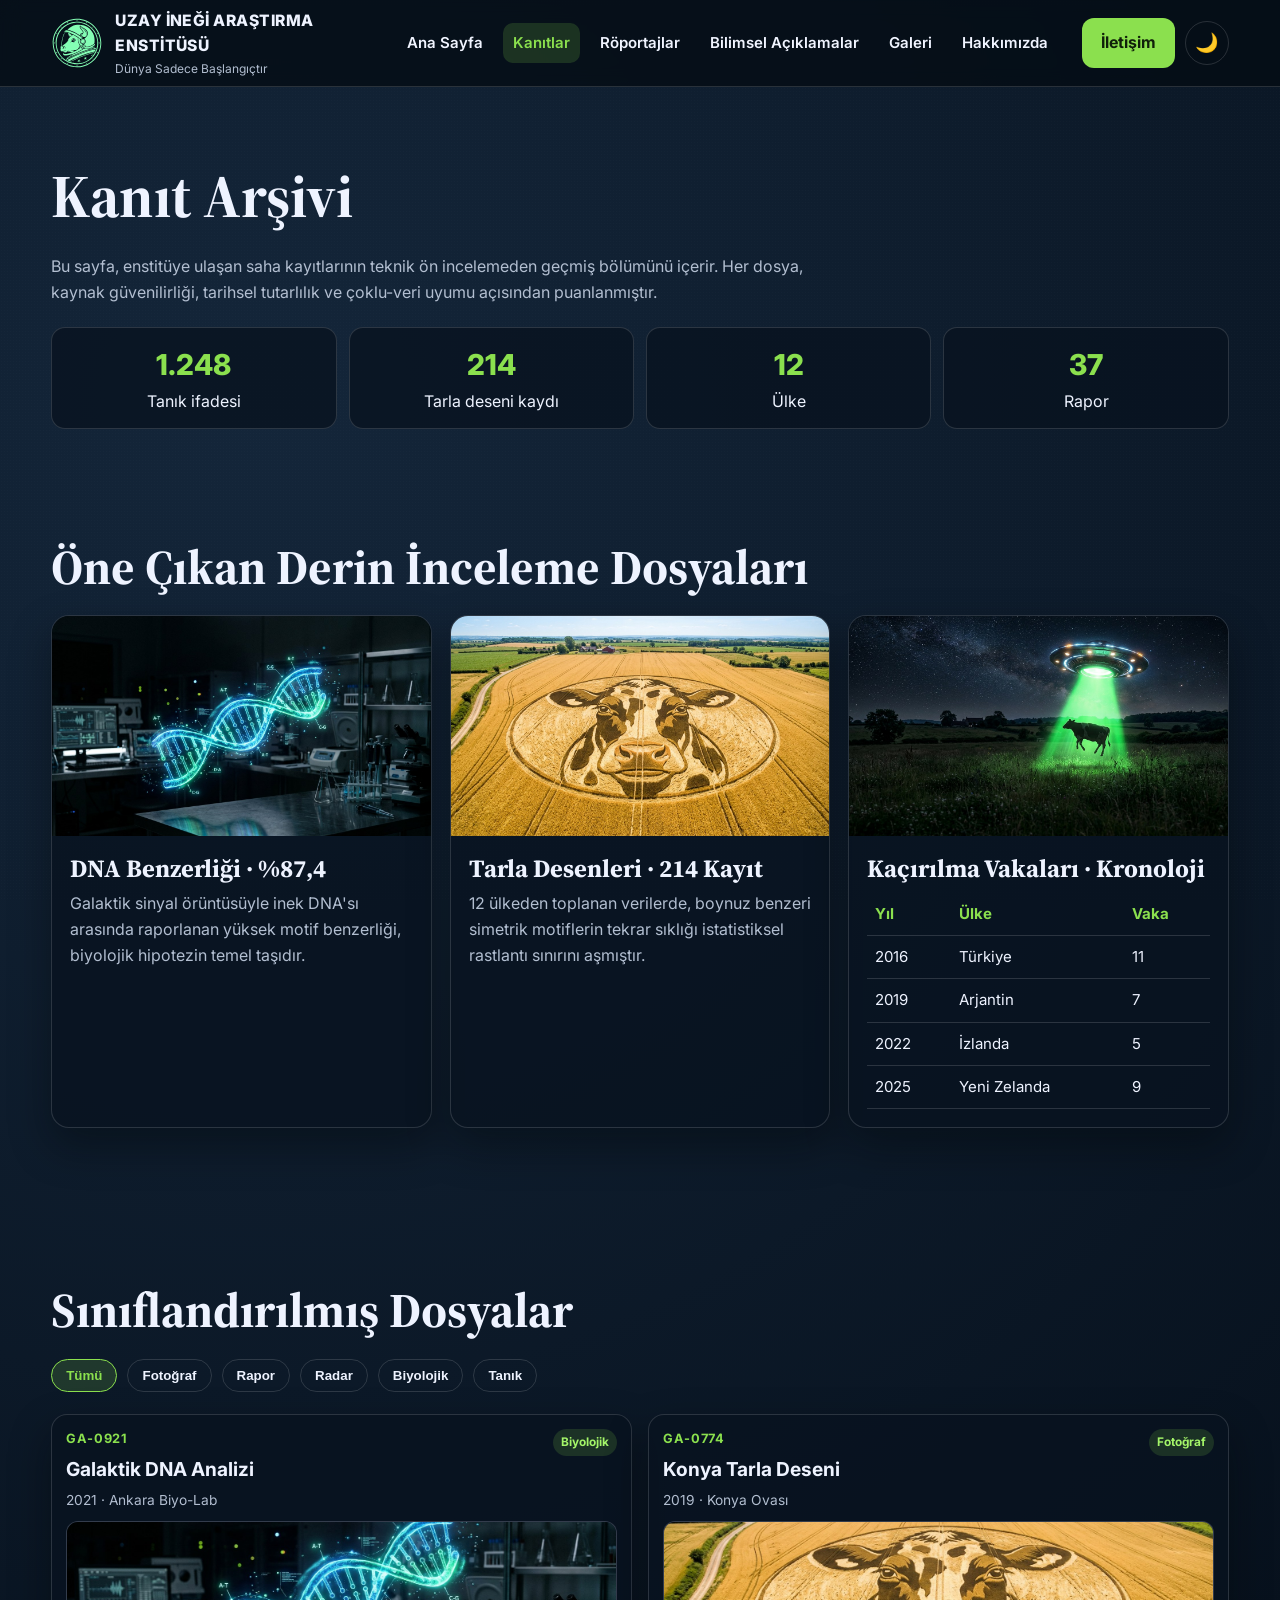
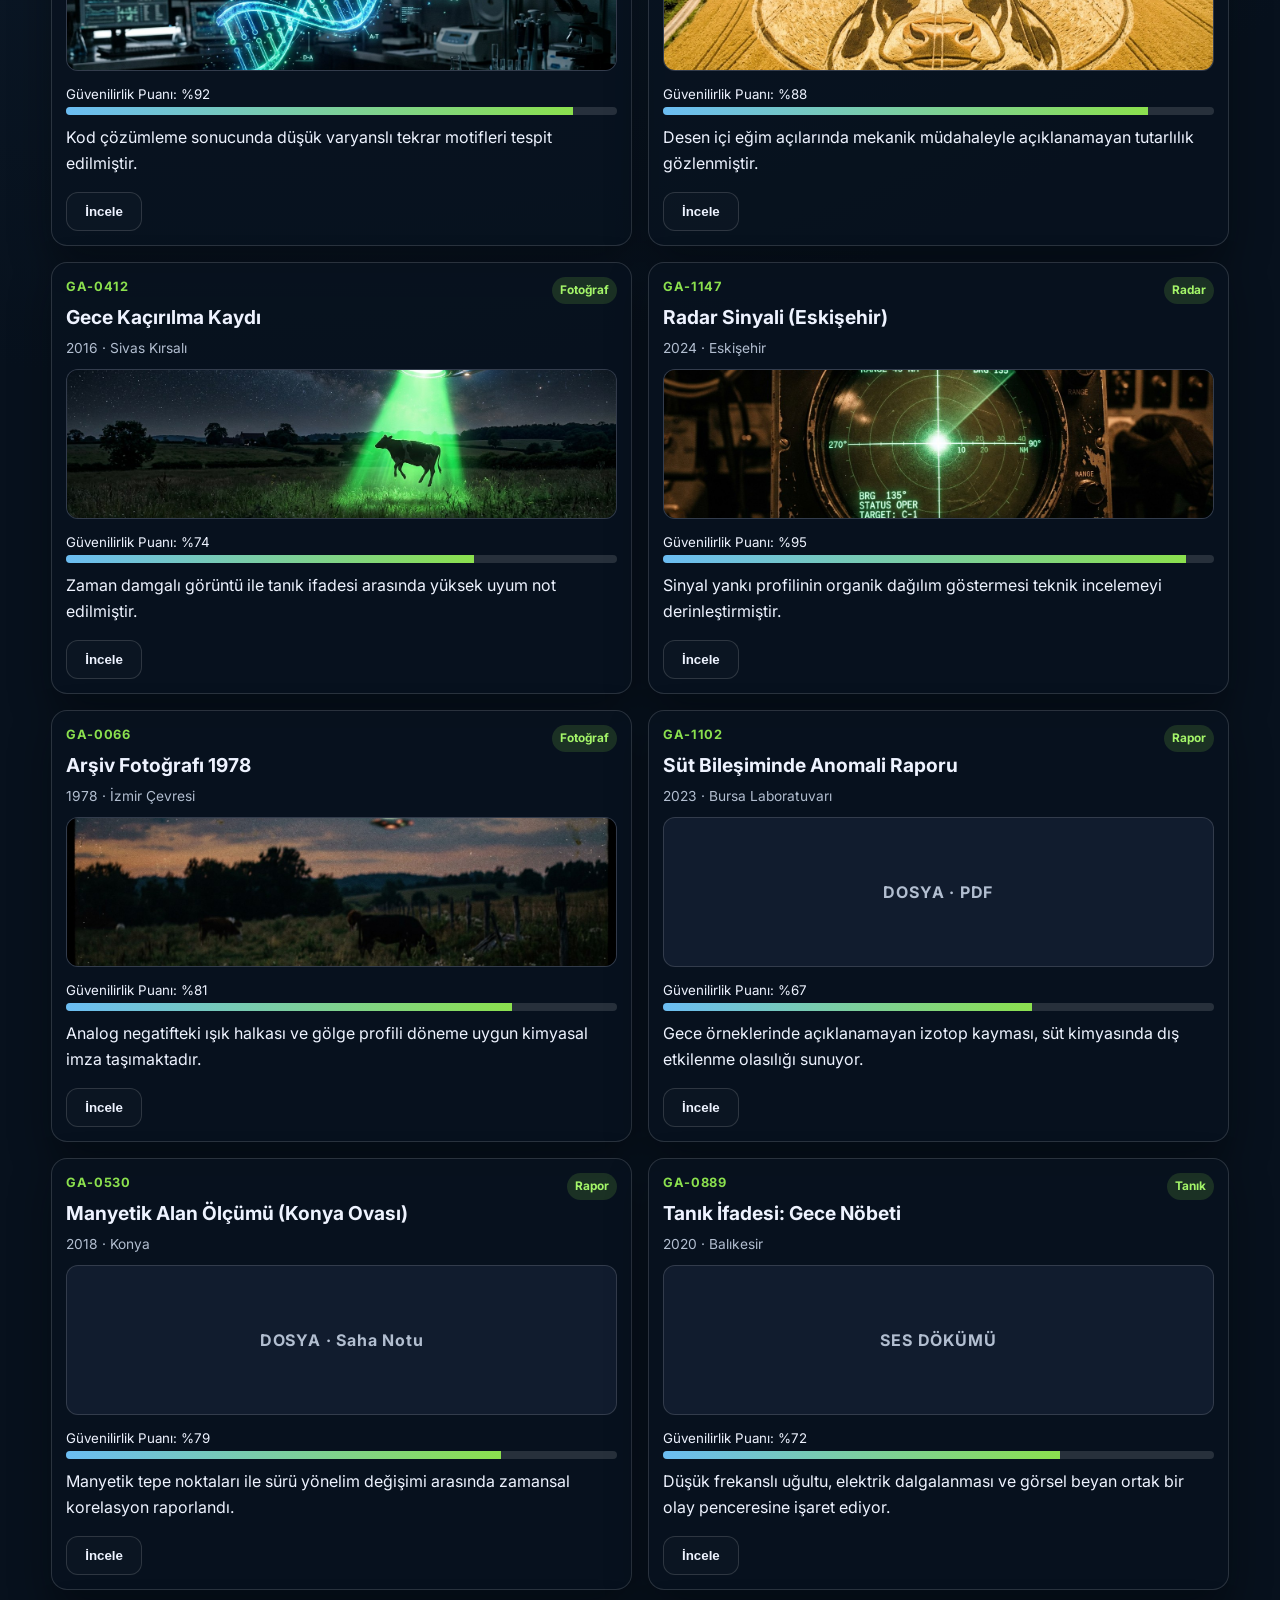
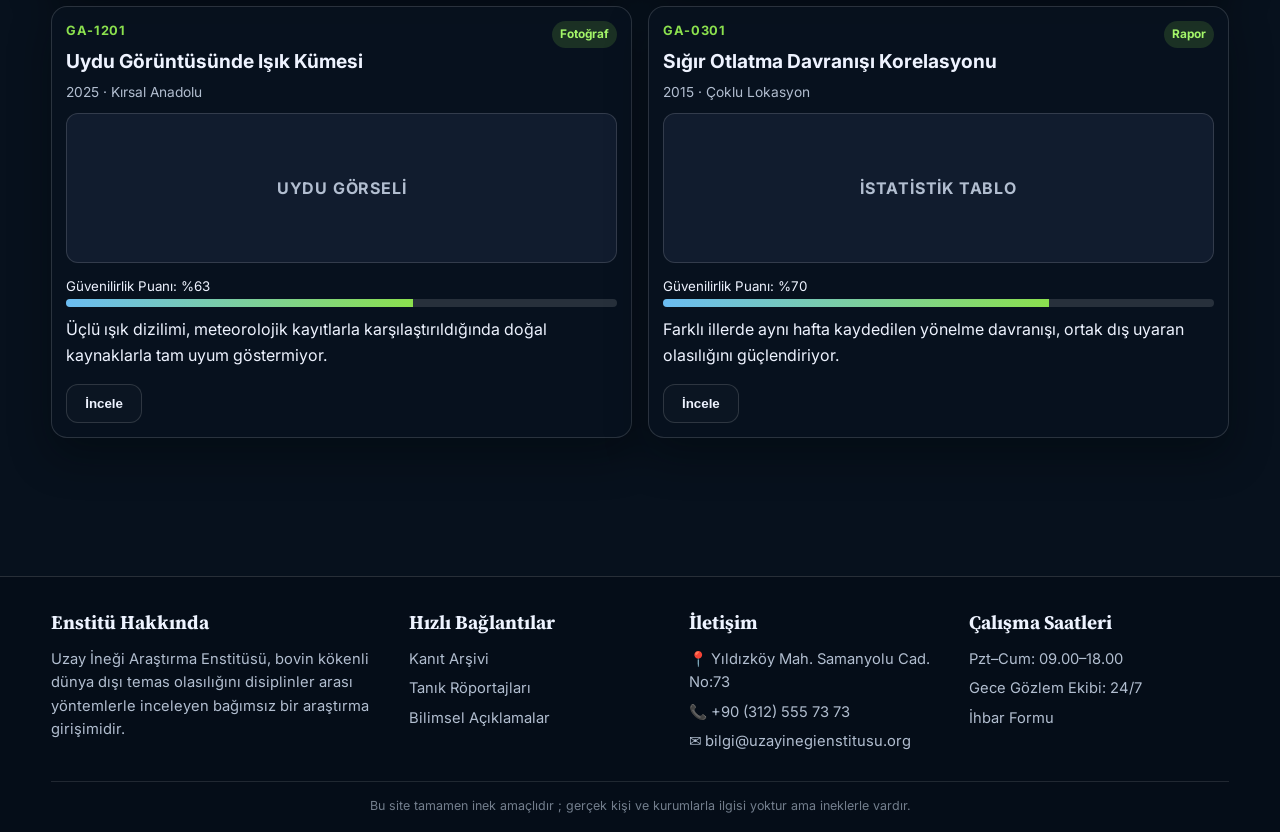
<file: kanitlar.html>
<!doctype html>
<html lang="tr">
<head>
  <meta charset="UTF-8">
  <meta name="viewport" content="width=device-width, initial-scale=1.0">
  <title>Kanıt Arşivi | Uzay İneği Araştırma Enstitüsü</title>
  <meta name="description" content="Galaktik DNA, tarla desenleri, radar kayıtları ve tanık ifadeleriyle desteklenen kapsamlı kanıt arşivi.">
  <meta property="og:title" content="Kanıt Arşivi">
  <meta property="og:description" content="Uzaylılar inek olabilir mi sorusuna ilişkin sınıflandırılmış kanıt dosyaları.">
  <meta property="og:image" content="images/hero.jpg">
  <meta property="og:type" content="website">
  <link rel="icon" type="image/svg+xml" href="images/logo.svg">
  <link rel="stylesheet" href="css/style.css">
  <script src="js/script.js" defer></script>
</head>
<body>
<header class="site-header">
  <div class="container header-inner">
    <a href="index.html" class="brand" aria-label="Ana sayfaya git">
      <img src="images/logo.svg" alt="Uzay İneği Araştırma Enstitüsü logosu" loading="lazy">
      <div><div class="brand-title">UZAY İNEĞİ ARAŞTIRMA ENSTİTÜSÜ</div><div class="brand-sub">Dünya Sadece Başlangıçtır</div></div>
    </a>
    <nav class="main-nav" data-main-nav aria-label="Ana menü">
      <a class="nav-link" href="index.html">Ana Sayfa</a><a class="nav-link" href="kanitlar.html">Kanıtlar</a><a class="nav-link" href="roportajlar.html">Röportajlar</a><a class="nav-link" href="bilimsel.html">Bilimsel Açıklamalar</a><a class="nav-link" href="galeri.html">Galeri</a><a class="nav-link" href="hakkimizda.html">Hakkımızda</a>
    </nav>
    <div class="header-actions"><a class="btn btn-primary" href="hakkimizda.html#iletisim">İletişim</a><button class="theme-toggle" data-theme-toggle aria-label="Açık temaya geç">🌙</button><button class="hamburger" data-menu-toggle aria-label="Menüyü aç/kapat" aria-expanded="false">☰</button></div>
  </div>
</header>

<main>
  <section class="page-hero">
    <div class="container reveal">
      <h1>Kanıt Arşivi</h1>
      <p>Bu sayfa, enstitüye ulaşan saha kayıtlarının teknik ön incelemeden geçmiş bölümünü içerir. Her dosya, kaynak güvenilirliği, tarihsel tutarlılık ve çoklu-veri uyumu açısından puanlanmıştır.</p>
      <div class="stat-strip">
        <div class="strip-item"><div class="n">1.248</div><div>Tanık ifadesi</div></div>
        <div class="strip-item"><div class="n">214</div><div>Tarla deseni kaydı</div></div>
        <div class="strip-item"><div class="n">12</div><div>Ülke</div></div>
        <div class="strip-item"><div class="n">37</div><div>Rapor</div></div>
      </div>
    </div>
  </section>

  <section class="section">
    <div class="container">
      <h2 class="section-title reveal">Öne Çıkan Derin İnceleme Dosyaları</h2>
      <div class="deep-evidence">
        <article class="card reveal">
          <img class="card-image" src="images/dna.jpg" alt="DNA dizilim görselli laboratuvar kaydı" loading="lazy">
          <div class="card-body">
            <h3>DNA Benzerliği · %87,4</h3>
            <p>Galaktik sinyal örüntüsüyle inek DNA'sı arasında raporlanan yüksek motif benzerliği, biyolojik hipotezin temel taşıdır.</p>
          </div>
        </article>
        <article class="card reveal">
          <img class="card-image" src="images/cropcircle.jpg" alt="Tarla deseni saha kaydı" loading="lazy">
          <div class="card-body">
            <h3>Tarla Desenleri · 214 Kayıt</h3>
            <p>12 ülkeden toplanan verilerde, boynuz benzeri simetrik motiflerin tekrar sıklığı istatistiksel rastlantı sınırını aşmıştır.</p>
          </div>
        </article>
        <article class="card reveal">
          <img class="card-image" src="images/abduction.jpg" alt="Gece vakti ışık kümesi ve inek silueti" loading="lazy">
          <div class="card-body">
            <h3>Kaçırılma Vakaları · Kronoloji</h3>
            <table class="simple-table" aria-label="Kaçırılma olayları tablosu">
              <thead><tr><th>Yıl</th><th>Ülke</th><th>Vaka</th></tr></thead>
              <tbody>
                <tr><td>2016</td><td>Türkiye</td><td>11</td></tr>
                <tr><td>2019</td><td>Arjantin</td><td>7</td></tr>
                <tr><td>2022</td><td>İzlanda</td><td>5</td></tr>
                <tr><td>2025</td><td>Yeni Zelanda</td><td>9</td></tr>
              </tbody>
            </table>
          </div>
        </article>
      </div>
    </div>
  </section>

  <section class="section">
    <div class="container">
      <h2 class="section-title reveal">Sınıflandırılmış Dosyalar</h2>
      <div class="filter-row reveal" data-filter-group data-filter-target="evidence">
        <button class="filter-chip active" data-filter="all">Tümü</button>
        <button class="filter-chip" data-filter="fotograf">Fotoğraf</button>
        <button class="filter-chip" data-filter="rapor">Rapor</button>
        <button class="filter-chip" data-filter="radar">Radar</button>
        <button class="filter-chip" data-filter="biyolojik">Biyolojik</button>
        <button class="filter-chip" data-filter="tanik">Tanık</button>
      </div>

      <div class="evidence-grid">
        <article class="evidence-card reveal" data-filter-item="evidence" data-tags="biyolojik rapor">
          <div class="evidence-head"><div><div class="file-code">GA-0921</div><h3 class="evidence-title">Galaktik DNA Analizi</h3><div class="evidence-meta">2021 · Ankara Biyo-Lab</div></div><span class="badge">Biyolojik</span></div>
          <div class="evidence-visual"><img src="images/dna.jpg" alt="DNA analiz görüntüsü" loading="lazy"></div>
          <div class="reliability"><small>Güvenilirlik Puanı: %92</small><div class="reliability-track"><div class="reliability-bar" style="width:92%"></div></div></div>
          <p>Kod çözümleme sonucunda düşük varyanslı tekrar motifleri tespit edilmiştir.</p>
          <button class="btn btn-secondary" data-open-modal data-modal-type="evidence" data-modal-key="GA-0921">İncele</button>
        </article>

        <article class="evidence-card reveal" data-filter-item="evidence" data-tags="fotograf">
          <div class="evidence-head"><div><div class="file-code">GA-0774</div><h3 class="evidence-title">Konya Tarla Deseni</h3><div class="evidence-meta">2019 · Konya Ovası</div></div><span class="badge">Fotoğraf</span></div>
          <div class="evidence-visual"><img src="images/cropcircle.jpg" alt="Konya tarla deseni" loading="lazy"></div>
          <div class="reliability"><small>Güvenilirlik Puanı: %88</small><div class="reliability-track"><div class="reliability-bar" style="width:88%"></div></div></div>
          <p>Desen içi eğim açılarında mekanik müdahaleyle açıklanamayan tutarlılık gözlenmiştir.</p>
          <button class="btn btn-secondary" data-open-modal data-modal-type="evidence" data-modal-key="GA-0774">İncele</button>
        </article>

        <article class="evidence-card reveal" data-filter-item="evidence" data-tags="fotograf">
          <div class="evidence-head"><div><div class="file-code">GA-0412</div><h3 class="evidence-title">Gece Kaçırılma Kaydı</h3><div class="evidence-meta">2016 · Sivas Kırsalı</div></div><span class="badge">Fotoğraf</span></div>
          <div class="evidence-visual"><img src="images/abduction.jpg" alt="Gece kaçırılma ışığı" loading="lazy"></div>
          <div class="reliability"><small>Güvenilirlik Puanı: %74</small><div class="reliability-track"><div class="reliability-bar" style="width:74%"></div></div></div>
          <p>Zaman damgalı görüntü ile tanık ifadesi arasında yüksek uyum not edilmiştir.</p>
          <button class="btn btn-secondary" data-open-modal data-modal-type="evidence" data-modal-key="GA-0412">İncele</button>
        </article>

        <article class="evidence-card reveal" data-filter-item="evidence" data-tags="radar">
          <div class="evidence-head"><div><div class="file-code">GA-1147</div><h3 class="evidence-title">Radar Sinyali (Eskişehir)</h3><div class="evidence-meta">2024 · Eskişehir</div></div><span class="badge">Radar</span></div>
          <div class="evidence-visual"><img src="images/radar.jpg" alt="Radar ekranı" loading="lazy"></div>
          <div class="reliability"><small>Güvenilirlik Puanı: %95</small><div class="reliability-track"><div class="reliability-bar" style="width:95%"></div></div></div>
          <p>Sinyal yankı profilinin organik dağılım göstermesi teknik incelemeyi derinleştirmiştir.</p>
          <button class="btn btn-secondary" data-open-modal data-modal-type="evidence" data-modal-key="GA-1147">İncele</button>
        </article>

        <article class="evidence-card reveal" data-filter-item="evidence" data-tags="fotograf arsiv">
          <div class="evidence-head"><div><div class="file-code">GA-0066</div><h3 class="evidence-title">Arşiv Fotoğrafı 1978</h3><div class="evidence-meta">1978 · İzmir Çevresi</div></div><span class="badge">Fotoğraf</span></div>
          <div class="evidence-visual"><img src="images/arsiv_1978.jpg" alt="1978 arşiv fotoğrafı" loading="lazy"></div>
          <div class="reliability"><small>Güvenilirlik Puanı: %81</small><div class="reliability-track"><div class="reliability-bar" style="width:81%"></div></div></div>
          <p>Analog negatifteki ışık halkası ve gölge profili döneme uygun kimyasal imza taşımaktadır.</p>
          <button class="btn btn-secondary" data-open-modal data-modal-type="evidence" data-modal-key="GA-0066">İncele</button>
        </article>

        <article class="evidence-card reveal" data-filter-item="evidence" data-tags="rapor">
          <div class="evidence-head"><div><div class="file-code">GA-1102</div><h3 class="evidence-title">Süt Bileşiminde Anomali Raporu</h3><div class="evidence-meta">2023 · Bursa Laboratuvarı</div></div><span class="badge">Rapor</span></div>
          <div class="evidence-visual"><div class="file-placeholder">DOSYA · PDF</div></div>
          <div class="reliability"><small>Güvenilirlik Puanı: %67</small><div class="reliability-track"><div class="reliability-bar" style="width:67%"></div></div></div>
          <p>Gece örneklerinde açıklanamayan izotop kayması, süt kimyasında dış etkilenme olasılığı sunuyor.</p>
          <button class="btn btn-secondary" data-open-modal data-modal-type="evidence" data-modal-key="GA-1102">İncele</button>
        </article>

        <article class="evidence-card reveal" data-filter-item="evidence" data-tags="rapor">
          <div class="evidence-head"><div><div class="file-code">GA-0530</div><h3 class="evidence-title">Manyetik Alan Ölçümü (Konya Ovası)</h3><div class="evidence-meta">2018 · Konya</div></div><span class="badge">Rapor</span></div>
          <div class="evidence-visual"><div class="file-placeholder">DOSYA · Saha Notu</div></div>
          <div class="reliability"><small>Güvenilirlik Puanı: %79</small><div class="reliability-track"><div class="reliability-bar" style="width:79%"></div></div></div>
          <p>Manyetik tepe noktaları ile sürü yönelim değişimi arasında zamansal korelasyon raporlandı.</p>
          <button class="btn btn-secondary" data-open-modal data-modal-type="evidence" data-modal-key="GA-0530">İncele</button>
        </article>

        <article class="evidence-card reveal" data-filter-item="evidence" data-tags="tanik">
          <div class="evidence-head"><div><div class="file-code">GA-0889</div><h3 class="evidence-title">Tanık İfadesi: Gece Nöbeti</h3><div class="evidence-meta">2020 · Balıkesir</div></div><span class="badge">Tanık</span></div>
          <div class="evidence-visual"><div class="file-placeholder">SES DÖKÜMÜ</div></div>
          <div class="reliability"><small>Güvenilirlik Puanı: %72</small><div class="reliability-track"><div class="reliability-bar" style="width:72%"></div></div></div>
          <p>Düşük frekanslı uğultu, elektrik dalgalanması ve görsel beyan ortak bir olay penceresine işaret ediyor.</p>
          <button class="btn btn-secondary" data-open-modal data-modal-type="evidence" data-modal-key="GA-0889">İncele</button>
        </article>

        <article class="evidence-card reveal" data-filter-item="evidence" data-tags="fotograf">
          <div class="evidence-head"><div><div class="file-code">GA-1201</div><h3 class="evidence-title">Uydu Görüntüsünde Işık Kümesi</h3><div class="evidence-meta">2025 · Kırsal Anadolu</div></div><span class="badge">Fotoğraf</span></div>
          <div class="evidence-visual"><div class="file-placeholder">UYDU GÖRSELİ</div></div>
          <div class="reliability"><small>Güvenilirlik Puanı: %63</small><div class="reliability-track"><div class="reliability-bar" style="width:63%"></div></div></div>
          <p>Üçlü ışık dizilimi, meteorolojik kayıtlarla karşılaştırıldığında doğal kaynaklarla tam uyum göstermiyor.</p>
          <button class="btn btn-secondary" data-open-modal data-modal-type="evidence" data-modal-key="GA-1201">İncele</button>
        </article>

        <article class="evidence-card reveal" data-filter-item="evidence" data-tags="rapor">
          <div class="evidence-head"><div><div class="file-code">GA-0301</div><h3 class="evidence-title">Sığır Otlatma Davranışı Korelasyonu</h3><div class="evidence-meta">2015 · Çoklu Lokasyon</div></div><span class="badge">Rapor</span></div>
          <div class="evidence-visual"><div class="file-placeholder">İSTATİSTİK TABLO</div></div>
          <div class="reliability"><small>Güvenilirlik Puanı: %70</small><div class="reliability-track"><div class="reliability-bar" style="width:70%"></div></div></div>
          <p>Farklı illerde aynı hafta kaydedilen yönelme davranışı, ortak dış uyaran olasılığını güçlendiriyor.</p>
          <button class="btn btn-secondary" data-open-modal data-modal-type="evidence" data-modal-key="GA-0301">İncele</button>
        </article>
      </div>
    </div>
  </section>
</main>

<footer class="site-footer">
  <div class="container footer-grid">
    <div class="footer-col">
      <h4>Enstitü Hakkında</h4>
      <p>Uzay İneği Araştırma Enstitüsü, bovin kökenli dünya dışı temas olasılığını disiplinler arası yöntemlerle inceleyen bağımsız bir araştırma girişimidir.</p>
    </div>
    <div class="footer-col">
      <h4>Hızlı Bağlantılar</h4>
      <ul>
        <li><a href="kanitlar.html">Kanıt Arşivi</a></li>
        <li><a href="roportajlar.html">Tanık Röportajları</a></li>
        <li><a href="bilimsel.html">Bilimsel Açıklamalar</a></li>
      </ul>
    </div>
    <div class="footer-col">
      <h4>İletişim</h4>
      <ul>
        <li>📍 Yıldızköy Mah. Samanyolu Cad. No:73</li>
        <li>📞 +90 (312) 555 73 73</li>
        <li>✉️ bilgi@uzayinegienstitusu.org</li>
      </ul>
    </div>
    <div class="footer-col">
      <h4>Çalışma Saatleri</h4>
      <ul>
        <li>Pzt–Cum: 09.00–18.00</li>
        <li>Gece Gözlem Ekibi: 24/7</li>
        <li><a href="hakkimizda.html#iletisim">İhbar Formu</a></li>
      </ul>
    </div>
  </div>
  <div class="container footer-bottom">Bu site tamamen inek amaçlıdır ; gerçek kişi ve kurumlarla ilgisi yoktur ama ineklerle vardır.</div>
</footer>

<div id="globalModal" class="modal" role="dialog" aria-modal="true" aria-hidden="true" aria-label="Kanıt detay penceresi">
  <div class="modal-content">
    <div class="modal-top"><h3 data-modal-title>Dosya Detayı</h3><button class="modal-close" data-modal-close aria-label="Pencereyi kapat">✕</button></div>
    <div data-modal-body></div>
  </div>
</div>
</body>
</html>
</file>
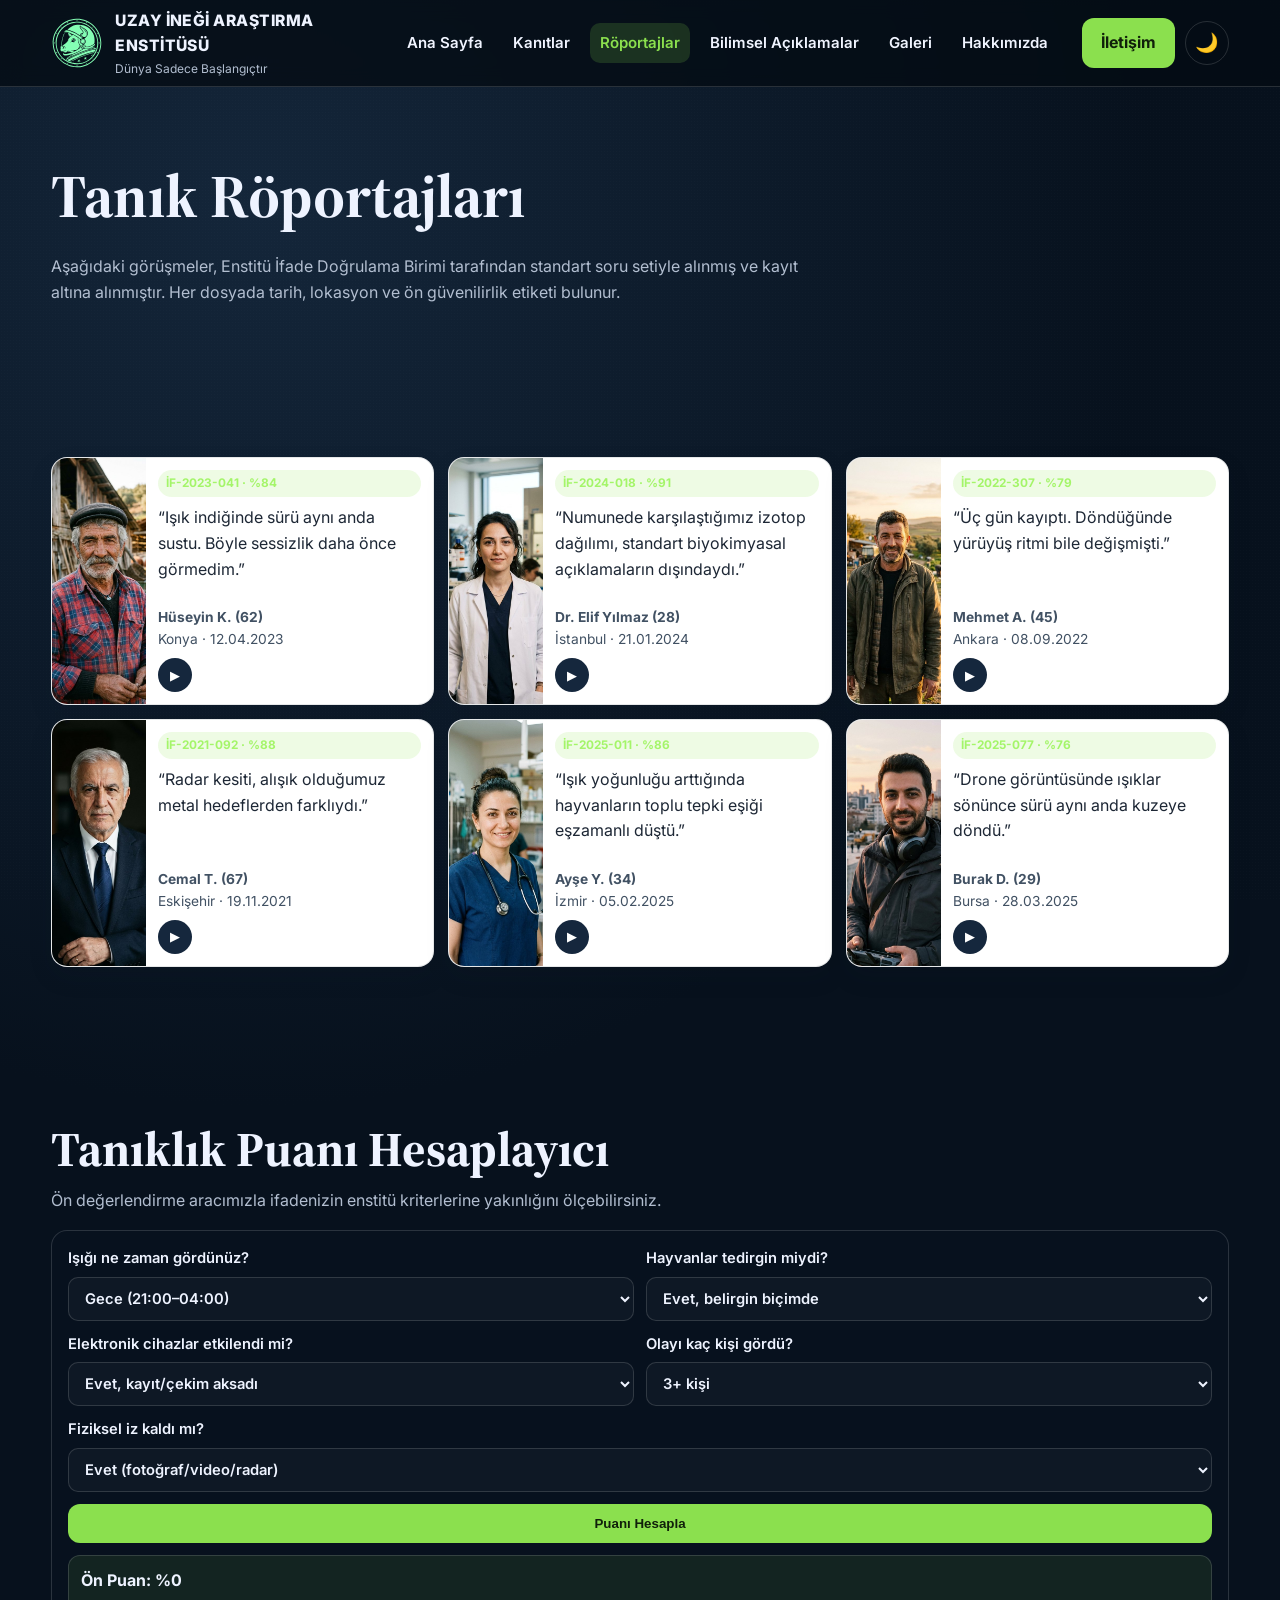
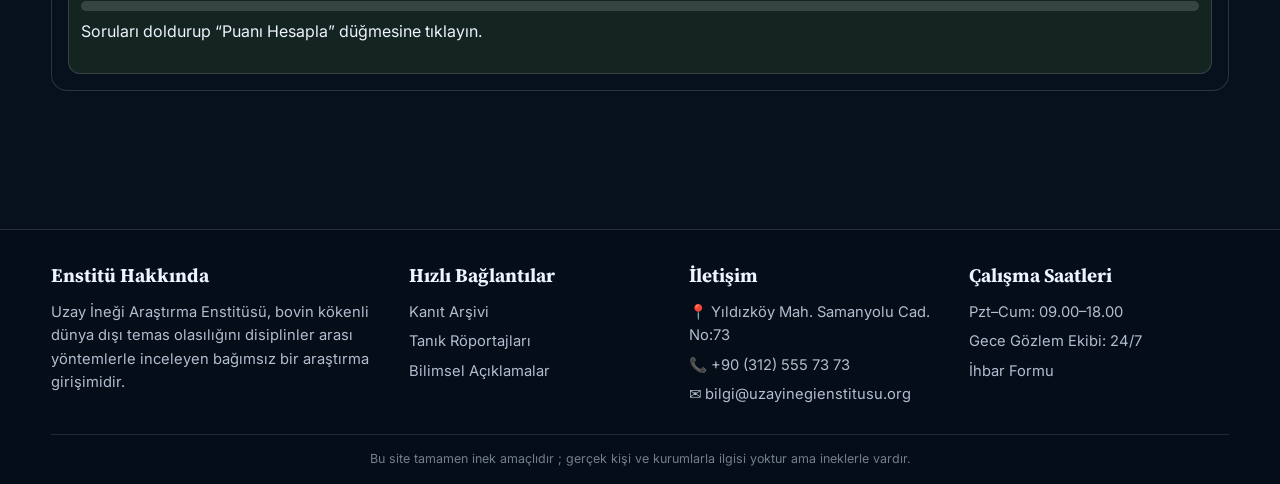
<file: roportajlar.html>
<!doctype html>
<html lang="tr">
<head>
  <meta charset="UTF-8">
  <meta name="viewport" content="width=device-width, initial-scale=1.0">
  <title>Tanık Röportajları | Uzay İneği Araştırma Enstitüsü</title>
  <meta name="description" content="Uzay İneği Araştırma Enstitüsü saha dosyalarına giren tanık röportajları ve transkriptleri.">
  <meta property="og:title" content="Tanık Röportajları">
  <meta property="og:description" content="Gerçekmiş gibi kayda geçen tanık ifadeleri ve ön değerlendirme sistemi.">
  <meta property="og:image" content="images/hero.jpg">
  <meta property="og:type" content="website">
  <link rel="icon" type="image/svg+xml" href="images/logo.svg">
  <link rel="stylesheet" href="css/style.css">
  <script src="js/script.js" defer></script>
</head>
<body>
<header class="site-header">
  <div class="container header-inner">
    <a href="index.html" class="brand" aria-label="Ana sayfaya git"><img src="images/logo.svg" alt="Uzay İneği Araştırma Enstitüsü logosu" loading="lazy"><div><div class="brand-title">UZAY İNEĞİ ARAŞTIRMA ENSTİTÜSÜ</div><div class="brand-sub">Dünya Sadece Başlangıçtır</div></div></a>
    <nav class="main-nav" data-main-nav aria-label="Ana menü"><a class="nav-link" href="index.html">Ana Sayfa</a><a class="nav-link" href="kanitlar.html">Kanıtlar</a><a class="nav-link" href="roportajlar.html">Röportajlar</a><a class="nav-link" href="bilimsel.html">Bilimsel Açıklamalar</a><a class="nav-link" href="galeri.html">Galeri</a><a class="nav-link" href="hakkimizda.html">Hakkımızda</a></nav>
    <div class="header-actions"><a class="btn btn-primary" href="hakkimizda.html#iletisim">İletişim</a><button class="theme-toggle" data-theme-toggle aria-label="Açık temaya geç">🌙</button><button class="hamburger" data-menu-toggle aria-label="Menüyü aç/kapat" aria-expanded="false">☰</button></div>
  </div>
</header>

<main>
  <section class="page-hero">
    <div class="container reveal">
      <h1>Tanık Röportajları</h1>
      <p>Aşağıdaki görüşmeler, Enstitü İfade Doğrulama Birimi tarafından standart soru setiyle alınmış ve kayıt altına alınmıştır. Her dosyada tarih, lokasyon ve ön güvenilirlik etiketi bulunur.</p>
    </div>
  </section>

  <section class="section">
    <div class="container">
      <div class="witness-grid" style="grid-template-columns:repeat(3,minmax(0,1fr));">
        <article class="witness-card reveal"><img class="witness-thumb" src="images/tanik_huseyin.jpg" alt="Hüseyin K. portresi" loading="lazy"><div class="witness-content"><span class="badge">İF-2023-041 · %84</span><p>“Işık indiğinde sürü aynı anda sustu. Böyle sessizlik daha önce görmedim.”</p><div class="witness-meta"><strong>Hüseyin K. (62)</strong><br>Konya · 12.04.2023</div><button class="play-btn" data-open-modal data-modal-type="transcript" data-modal-key="huseyin" aria-label="Hüseyin kaydını aç">▶</button></div></article>
        <article class="witness-card reveal"><img class="witness-thumb" src="images/tanik_elif.jpg" alt="Dr. Elif Yılmaz portresi" loading="lazy"><div class="witness-content"><span class="badge">İF-2024-018 · %91</span><p>“Numunede karşılaştığımız izotop dağılımı, standart biyokimyasal açıklamaların dışındaydı.”</p><div class="witness-meta"><strong>Dr. Elif Yılmaz (28)</strong><br>İstanbul · 21.01.2024</div><button class="play-btn" data-open-modal data-modal-type="transcript" data-modal-key="elif" aria-label="Elif kaydını aç">▶</button></div></article>
        <article class="witness-card reveal"><img class="witness-thumb" src="images/tanik_mehmet.jpg" alt="Mehmet A. portresi" loading="lazy"><div class="witness-content"><span class="badge">İF-2022-307 · %79</span><p>“Üç gün kayıptı. Döndüğünde yürüyüş ritmi bile değişmişti.”</p><div class="witness-meta"><strong>Mehmet A. (45)</strong><br>Ankara · 08.09.2022</div><button class="play-btn" data-open-modal data-modal-type="transcript" data-modal-key="mehmet" aria-label="Mehmet kaydını aç">▶</button></div></article>
        <article class="witness-card reveal"><img class="witness-thumb" src="images/tanik_cemal.jpg" alt="Cemal T. portresi" loading="lazy"><div class="witness-content"><span class="badge">İF-2021-092 · %88</span><p>“Radar kesiti, alışık olduğumuz metal hedeflerden farklıydı.”</p><div class="witness-meta"><strong>Cemal T. (67)</strong><br>Eskişehir · 19.11.2021</div><button class="play-btn" data-open-modal data-modal-type="transcript" data-modal-key="cemal" aria-label="Cemal kaydını aç">▶</button></div></article>
        <article class="witness-card reveal"><img class="witness-thumb" src="images/tanik_ayse.jpg" alt="Ayşe Y. portresi" loading="lazy"><div class="witness-content"><span class="badge">İF-2025-011 · %86</span><p>“Işık yoğunluğu arttığında hayvanların toplu tepki eşiği eşzamanlı düştü.”</p><div class="witness-meta"><strong>Ayşe Y. (34)</strong><br>İzmir · 05.02.2025</div><button class="play-btn" data-open-modal data-modal-type="transcript" data-modal-key="ayse" aria-label="Ayşe kaydını aç">▶</button></div></article>
        <article class="witness-card reveal"><img class="witness-thumb" src="images/tanik_burak.jpg" alt="Burak D. portresi" loading="lazy"><div class="witness-content"><span class="badge">İF-2025-077 · %76</span><p>“Drone görüntüsünde ışıklar sönünce sürü aynı anda kuzeye döndü.”</p><div class="witness-meta"><strong>Burak D. (29)</strong><br>Bursa · 28.03.2025</div><button class="play-btn" data-open-modal data-modal-type="transcript" data-modal-key="burak" aria-label="Burak kaydını aç">▶</button></div></article>
      </div>
    </div>
  </section>

  <section class="section">
    <div class="container reveal">
      <h2 class="section-title">Tanıklık Puanı Hesaplayıcı</h2>
      <p class="section-subtitle">Ön değerlendirme aracımızla ifadenizin enstitü kriterlerine yakınlığını ölçebilirsiniz.</p>
      <div class="calc-box" style="margin-top:16px;">
        <form id="witnessCalcForm" class="form-grid" aria-label="Tanıklık puanı hesaplama formu">
          <label>Işığı ne zaman gördünüz?
            <select name="time">
              <option value="6">Gece (21:00–04:00)</option>
              <option value="3">Akşam / Şafak</option>
              <option value="0">Gündüz</option>
            </select>
          </label>
          <label>Hayvanlar tedirgin miydi?
            <select name="animal">
              <option value="8">Evet, belirgin biçimde</option>
              <option value="4">Kısmen</option>
              <option value="0">Hayır</option>
            </select>
          </label>
          <label>Elektronik cihazlar etkilendi mi?
            <select name="device">
              <option value="10">Evet, kayıt/çekim aksadı</option>
              <option value="5">Kısa süreli aksama oldu</option>
              <option value="0">Hayır</option>
            </select>
          </label>
          <label>Olayı kaç kişi gördü?
            <select name="witness">
              <option value="7">3+ kişi</option>
              <option value="4">2 kişi</option>
              <option value="1">Sadece ben</option>
            </select>
          </label>
          <label class="full">Fiziksel iz kaldı mı?
            <select name="trace">
              <option value="9">Evet (fotoğraf/video/radar)</option>
              <option value="4">Kısmi iz var</option>
              <option value="0">Hayır</option>
            </select>
          </label>
          <button class="btn btn-primary full" type="submit">Puanı Hesapla</button>
        </form>

        <div class="result-box" aria-live="polite">
          <strong>Ön Puan: <span id="calcScore">%0</span></strong>
          <div class="progress-ring"><span id="calcBar"></span></div>
          <p id="calcText">Soruları doldurup “Puanı Hesapla” düğmesine tıklayın.</p>
        </div>
      </div>
    </div>
  </section>
</main>

<footer class="site-footer">
  <div class="container footer-grid">
    <div class="footer-col">
      <h4>Enstitü Hakkında</h4>
      <p>Uzay İneği Araştırma Enstitüsü, bovin kökenli dünya dışı temas olasılığını disiplinler arası yöntemlerle inceleyen bağımsız bir araştırma girişimidir.</p>
    </div>
    <div class="footer-col">
      <h4>Hızlı Bağlantılar</h4>
      <ul>
        <li><a href="kanitlar.html">Kanıt Arşivi</a></li>
        <li><a href="roportajlar.html">Tanık Röportajları</a></li>
        <li><a href="bilimsel.html">Bilimsel Açıklamalar</a></li>
      </ul>
    </div>
    <div class="footer-col">
      <h4>İletişim</h4>
      <ul>
        <li>📍 Yıldızköy Mah. Samanyolu Cad. No:73</li>
        <li>📞 +90 (312) 555 73 73</li>
        <li>✉️ bilgi@uzayinegienstitusu.org</li>
      </ul>
    </div>
    <div class="footer-col">
      <h4>Çalışma Saatleri</h4>
      <ul>
        <li>Pzt–Cum: 09.00–18.00</li>
        <li>Gece Gözlem Ekibi: 24/7</li>
        <li><a href="hakkimizda.html#iletisim">İhbar Formu</a></li>
      </ul>
    </div>
  </div>
  <div class="container footer-bottom">Bu site tamamen inek amaçlıdır ; gerçek kişi ve kurumlarla ilgisi yoktur ama ineklerle vardır.</div>
</footer>

<div id="globalModal" class="modal" role="dialog" aria-modal="true" aria-hidden="true" aria-label="Röportaj detay penceresi">
  <div class="modal-content">
    <div class="modal-top"><h3 data-modal-title>Röportaj</h3><button class="modal-close" data-modal-close aria-label="Pencereyi kapat">✕</button></div>
    <div data-modal-body></div>
  </div>
</div>
</body>
</html>
</file>
<file: css/style.css>
/* Uzay İneği Araştırma Enstitüsü - Ana Stil Dosyası */
@import url('https://fonts.googleapis.com/css2?family=Inter:wght@400;500;600;700;800&family=Source+Serif+4:opsz,wght@8..60,500;8..60,700&display=swap');

:root {
  --bg: #07111d;
  --bg-elev: #0d1c2d;
  --bg-soft: #12263b;
  --text: #eef3ff;
  --muted: #b2bed0;
  --accent: #8be04e;
  --accent-2: #70bf3a;
  --line: rgba(255, 255, 255, 0.14);
  --card: rgba(8, 19, 31, 0.78);
  --shadow: 0 18px 40px rgba(2, 6, 10, 0.42);
  --cream: #f5f4ee;
  --cream-text: #131a23;
  --danger: #ff6b6b;
  --radius: 18px;
}

body.theme-light {
  --bg: #f2f5f9;
  --bg-elev: #ffffff;
  --bg-soft: #e8eef7;
  --text: #0f1b2a;
  --muted: #48556a;
  --line: rgba(11, 28, 42, 0.14);
  --card: rgba(255, 255, 255, 0.92);
  --shadow: 0 14px 30px rgba(11, 28, 42, 0.12);
}

* {
  box-sizing: border-box;
}

html,
body {
  margin: 0;
  padding: 0;
}

body {
  font-family: 'Inter', system-ui, -apple-system, Segoe UI, sans-serif;
  background: radial-gradient(circle at 20% 10%, #14263a 0, var(--bg) 42%), var(--bg);
  color: var(--text);
  line-height: 1.6;
  min-height: 100vh;
}

body::before {
  content: '';
  position: fixed;
  inset: 0;
  pointer-events: none;
  background-image: radial-gradient(rgba(255, 255, 255, 0.2) 0.7px, transparent 0.7px);
  background-size: 3px 3px;
  opacity: 0.07;
  z-index: -1;
}

img {
  max-width: 100%;
  display: block;
}

a {
  color: inherit;
  text-decoration: none;
}

p {
  margin-top: 0;
}

.container {
  width: min(1180px, 92vw);
  margin: 0 auto;
}

.section {
  padding: 78px 0;
}

.section-cream {
  background: var(--cream);
  color: var(--cream-text);
}

.section-title {
  margin: 0 0 12px;
  font-family: 'Source Serif 4', Georgia, serif;
  font-size: clamp(2rem, 3.8vw, 3.2rem);
  line-height: 1.1;
}

.section-subtitle {
  margin: 0;
  color: var(--muted);
  max-width: 760px;
}

.accent {
  color: var(--accent);
}

.site-header {
  position: sticky;
  top: 0;
  z-index: 1000;
  backdrop-filter: blur(10px);
  border-bottom: 1px solid var(--line);
  background: rgba(5, 12, 20, 0.78);
}

body.theme-light .site-header {
  background: rgba(242, 245, 249, 0.9);
}

.header-inner {
  min-height: 86px;
  display: flex;
  align-items: center;
  justify-content: space-between;
  gap: 24px;
}

.brand {
  display: flex;
  align-items: center;
  gap: 12px;
  min-width: 280px;
}

.brand img {
  width: 52px;
  height: 52px;
  border-radius: 50%;
}

.brand-title {
  font-weight: 800;
  letter-spacing: 0.03em;
  font-size: 0.98rem;
}

.brand-sub {
  color: var(--muted);
  font-size: 0.75rem;
}

.main-nav {
  display: flex !important;
  flex-direction: row !important;
  flex-wrap: nowrap !important;
  align-items: center;
  gap: 10px;
  justify-content: center;
  position: static !important;
  background: transparent !important;
  border: none !important;
  padding: 0 !important;
}

.nav-link {
  padding: 8px 10px;
  border-radius: 10px;
  font-weight: 600;
  font-size: 0.94rem;
  color: color-mix(in srgb, var(--text) 88%, white 12%);
  transition: 0.2s ease;
  white-space: nowrap;
}

.nav-link:hover,
.nav-link.active {
  color: var(--accent);
  background: color-mix(in srgb, var(--accent) 17%, transparent 83%);
}

.header-actions {
  display: flex;
  align-items: center;
  gap: 10px;
}

.btn {
  border: 1px solid transparent;
  padding: 11px 18px;
  border-radius: 12px;
  font-weight: 700;
  cursor: pointer;
  display: inline-flex;
  align-items: center;
  gap: 8px;
  justify-content: center;
  transition: 0.22s ease;
}

.btn-primary {
  background: var(--accent);
  color: #10200a;
}

.btn-primary:hover {
  background: var(--accent-2);
}

.btn-secondary {
  border-color: var(--line);
  color: var(--text);
  background: rgba(255, 255, 255, 0.02);
}

.btn-secondary:hover {
  border-color: var(--accent);
  color: var(--accent);
}

.theme-toggle {
  width: 44px;
  height: 44px;
  border-radius: 50%;
  border: 1px solid var(--line);
  display: grid;
  place-items: center;
  cursor: pointer;
  background: transparent;
  color: var(--text);
  font-size: 1.18rem;
}

.hamburger {
  display: none !important;
}

.hero {
  position: relative;
  min-height: 74vh;
  border-radius: 0 0 28px 28px;
  overflow: hidden;
  isolation: isolate;
  display: flex;
  align-items: center;
}

.hero-bg {
  position: absolute;
  inset: 0;
  background: linear-gradient(102deg, rgba(2, 8, 14, 0.88) 22%, rgba(5, 12, 20, 0.48) 64%), url('../images/hero.jpg') center/cover no-repeat;
  z-index: -2;
}

body.theme-light .hero {
  --text: #eef3ff;
  --muted: #b2bed0;
  color: var(--text);
}

body.theme-light .hero .stat-label {
  color: var(--muted);
}

#star-canvas {
  position: absolute;
  inset: 0;
  z-index: -1;
  opacity: 0.55;
}

.hero-grid {
  display: grid;
  grid-template-columns: 1.3fr 1fr;
  gap: 24px;
  align-items: end;
  padding: 52px 0;
}

.hero h1 {
  font-family: 'Source Serif 4', Georgia, serif;
  font-size: clamp(2.5rem, 5.8vw, 5rem);
  line-height: 0.97;
  margin: 0 0 14px;
}

.hero p {
  max-width: 620px;
  margin-bottom: 26px;
  font-size: clamp(1rem, 1.8vw, 1.2rem);
}

.hero-buttons {
  display: flex;
  flex-wrap: wrap;
  gap: 12px;
  margin-bottom: 28px;
}

.stats {
  display: grid;
  grid-template-columns: repeat(4, minmax(110px, 1fr));
  gap: 10px;
  max-width: 680px;
}

.stat-item {
  border-left: 2px solid var(--accent);
  padding-left: 10px;
}

.stat-number {
  font-size: clamp(1.4rem, 3vw, 2rem);
  font-weight: 800;
  line-height: 1;
  color: color-mix(in srgb, var(--accent) 76%, white 24%);
}

.stat-label {
  font-size: 0.9rem;
  color: var(--muted);
}

.hero-right {
  display: grid;
  gap: 16px;
  justify-items: end;
}

.quote-card {
  background: rgba(7, 16, 28, 0.72);
  border: 1px solid var(--line);
  border-radius: 16px;
  padding: 16px;
  max-width: 330px;
  box-shadow: var(--shadow);
}

body.theme-light .quote-card {
  background: rgba(255, 255, 255, 0.88);
}

.quote-card blockquote {
  margin: 0 0 8px;
  font-family: 'Source Serif 4', Georgia, serif;
  font-size: 1.24rem;
  font-style: italic;
}

.road-sign {
  transform: rotate(-3deg);
  background: rgba(214, 211, 191, 0.9);
  color: #202631;
  border: 3px solid #6f6f6f;
  border-radius: 8px;
  padding: 18px 20px;
  font-family: 'Source Serif 4', serif;
  font-weight: 700;
  letter-spacing: 0.04em;
  font-size: 1.35rem;
  line-height: 1.1;
  box-shadow: 0 12px 30px rgba(0, 0, 0, 0.35);
}

.card-grid {
  display: grid;
  grid-template-columns: repeat(3, minmax(0, 1fr));
  gap: 18px;
  margin-top: 28px;
}

.card {
  background: var(--card);
  border: 1px solid var(--line);
  border-radius: var(--radius);
  overflow: hidden;
  box-shadow: var(--shadow);
}

body.theme-light .card {
  background: #ffffff;
}

.card-image {
  width: 100%;
  height: 220px;
  object-fit: cover;
}

.card-body {
  padding: 18px;
}

.card h3 {
  margin: 0 0 8px;
  font-family: 'Source Serif 4', Georgia, serif;
  font-size: 1.9rem;
  line-height: 1.2;
}

.card p {
  margin-bottom: 12px;
  color: var(--muted);
}

.read-more {
  color: var(--accent);
  font-weight: 700;
}

.witness-section .section-head {
  display: flex;
  justify-content: space-between;
  align-items: baseline;
  gap: 20px;
  flex-wrap: wrap;
}

.witness-grid {
  margin-top: 24px;
  display: grid;
  grid-template-columns: repeat(4, minmax(0, 1fr));
  gap: 14px;
}

.witness-card {
  border-radius: 16px;
  background: #ffffff;
  border: 1px solid rgba(16, 30, 42, 0.1);
  box-shadow: 0 10px 24px rgba(16, 30, 42, 0.1);
  overflow: hidden;
  color: #1d2735;
  display: grid;
  grid-template-columns: 94px 1fr;
  min-height: 176px;
}

.witness-thumb {
  width: 100%;
  height: 100%;
  object-fit: cover;
}

.witness-content {
  padding: 12px;
  display: flex;
  flex-direction: column;
  gap: 8px;
}

.witness-meta {
  margin-top: auto;
  font-size: 0.86rem;
  color: #415163;
}

.play-btn {
  width: 34px;
  height: 34px;
  border-radius: 50%;
  border: 0;
  background: #15273d;
  color: #fff;
  cursor: pointer;
}

.badge {
  display: inline-flex;
  align-items: center;
  gap: 6px;
  padding: 4px 8px;
  border-radius: 999px;
  background: rgba(139, 224, 78, 0.15);
  color: #a4f569;
  font-size: 0.74rem;
  font-weight: 700;
}

body.theme-light .badge {
  background: rgba(139, 224, 78, 0.2);
  color: #224915;
}

.science-wrap {
  display: grid;
  grid-template-columns: 340px 1fr;
  gap: 28px;
  align-items: center;
}

.science-wrap img {
  border-radius: 20px;
  border: 1px solid var(--line);
}

.bulletin {
  margin-top: 24px;
  border-radius: 14px;
  border: 1px solid var(--line);
  background: rgba(139, 224, 78, 0.12);
  padding: 10px 14px;
  display: flex;
  gap: 10px;
  align-items: center;
  overflow: hidden;
}

.bulletin strong {
  white-space: nowrap;
  color: var(--accent);
}

.bulletin-track {
  white-space: nowrap;
  animation: ticker 17s linear infinite;
}

@keyframes ticker {
  from {
    transform: translateX(0);
  }

  to {
    transform: translateX(-32%);
  }
}

.page-hero {
  padding: 60px 0 34px;
}

.page-hero h1 {
  margin: 0 0 10px;
  font-family: 'Source Serif 4', Georgia, serif;
  font-size: clamp(2.1rem, 5vw, 3.8rem);
}

.page-hero p {
  max-width: 780px;
  color: var(--muted);
}

.stat-strip {
  display: grid;
  grid-template-columns: repeat(4, minmax(0, 1fr));
  gap: 12px;
  margin: 22px 0 0;
}

.strip-item {
  border: 1px solid var(--line);
  border-radius: 14px;
  background: var(--card);
  padding: 14px;
  text-align: center;
}

.strip-item .n {
  font-size: 1.8rem;
  font-weight: 800;
  color: var(--accent);
}

.deep-evidence {
  display: grid;
  grid-template-columns: repeat(3, minmax(0, 1fr));
  gap: 18px;
  margin-top: 20px;
}

.deep-evidence .card h3 {
  font-size: 1.55rem;
}

.simple-table {
  width: 100%;
  border-collapse: collapse;
  margin-top: 10px;
  font-size: 0.94rem;
}

.simple-table th,
.simple-table td {
  border-bottom: 1px solid var(--line);
  text-align: left;
  padding: 9px 8px;
}

.simple-table th {
  color: var(--accent);
}

.filter-row {
  display: flex;
  flex-wrap: wrap;
  gap: 10px;
  margin: 22px 0;
}

.filter-chip {
  border: 1px solid var(--line);
  border-radius: 999px;
  padding: 8px 14px;
  background: transparent;
  color: var(--text);
  cursor: pointer;
  font-weight: 600;
}

.filter-chip.active,
.filter-chip:hover {
  border-color: var(--accent);
  color: var(--accent);
  background: color-mix(in srgb, var(--accent) 16%, transparent 84%);
}

.evidence-grid {
  display: grid;
  grid-template-columns: repeat(2, minmax(0, 1fr));
  gap: 16px;
}

.evidence-card {
  border: 1px solid var(--line);
  border-radius: 16px;
  background: var(--card);
  padding: 14px;
  box-shadow: var(--shadow);
}

.evidence-head {
  display: flex;
  justify-content: space-between;
  align-items: flex-start;
  gap: 10px;
}

.file-code {
  font-size: 0.8rem;
  color: var(--accent);
  font-weight: 700;
  letter-spacing: 0.05em;
}

.evidence-title {
  margin: 4px 0 5px;
  font-size: 1.2rem;
  font-weight: 700;
}

.evidence-meta {
  font-size: 0.86rem;
  color: var(--muted);
}

.evidence-visual {
  border-radius: 12px;
  height: 150px;
  margin: 10px 0;
  background: #111c2e;
  border: 1px solid var(--line);
  overflow: hidden;
}

.evidence-visual img {
  width: 100%;
  height: 100%;
  object-fit: cover;
}

.file-placeholder {
  height: 100%;
  display: grid;
  place-items: center;
  font-weight: 700;
  letter-spacing: 0.05em;
  color: var(--muted);
}

.reliability {
  margin: 10px 0;
}

.reliability-track {
  height: 8px;
  border-radius: 999px;
  background: rgba(255, 255, 255, 0.13);
  overflow: hidden;
}

.reliability-bar {
  height: 100%;
  background: linear-gradient(90deg, #6bbdf3, var(--accent));
}

.meta-grid {
  display: grid;
  grid-template-columns: repeat(3, minmax(0, 1fr));
  gap: 10px;
}

.meta-box {
  border: 1px solid var(--line);
  border-radius: 12px;
  padding: 10px;
  background: rgba(255, 255, 255, 0.02);
}

.transcript-modal .player-strip {
  height: 56px;
  border-radius: 12px;
  border: 1px solid var(--line);
  background: linear-gradient(90deg, rgba(139, 224, 78, 0.2), rgba(139, 224, 78, 0.04));
  position: relative;
  overflow: hidden;
  margin-bottom: 14px;
}

.transcript-modal .player-strip::after {
  content: '';
  position: absolute;
  top: 0;
  bottom: 0;
  width: 30%;
  background: linear-gradient(90deg, transparent, rgba(255, 255, 255, 0.3), transparent);
  animation: strip 2.6s linear infinite;
}

@keyframes strip {
  from {
    left: -35%;
  }

  to {
    left: 110%;
  }
}

.transcript-lines {
  max-height: 340px;
  overflow: auto;
  display: grid;
  gap: 10px;
}

.transcript-line {
  border-left: 3px solid var(--accent);
  padding: 8px 10px;
  background: rgba(139, 224, 78, 0.08);
  border-radius: 10px;
}

.calc-box,
.translator-box,
.contact-box,
.faq-box {
  border: 1px solid var(--line);
  border-radius: 16px;
  background: var(--card);
  padding: 16px;
}

.form-grid {
  display: grid;
  grid-template-columns: repeat(2, minmax(0, 1fr));
  gap: 12px;
}

.form-grid .full {
  grid-column: 1 / -1;
}

label {
  display: grid;
  gap: 6px;
  font-weight: 600;
  font-size: 0.92rem;
}

input,
select,
textarea {
  width: 100%;
  padding: 11px 12px;
  border: 1px solid var(--line);
  border-radius: 10px;
  background: rgba(255, 255, 255, 0.03);
  color: var(--text);
  font: inherit;
}

textarea {
  min-height: 130px;
  resize: vertical;
}

body.theme-light input,
body.theme-light select,
body.theme-light textarea {
  background: #fff;
  color: #1a2633;
}

.result-box {
  margin-top: 12px;
  border-radius: 12px;
  padding: 12px;
  border: 1px solid var(--line);
  background: rgba(139, 224, 78, 0.09);
}

.progress-ring {
  height: 10px;
  border-radius: 999px;
  background: rgba(255, 255, 255, 0.15);
  overflow: hidden;
  margin: 8px 0;
}

.progress-ring span {
  display: block;
  height: 100%;
  width: 0;
  background: linear-gradient(90deg, #5aa9e9, var(--accent));
  transition: width 0.8s ease;
}

.accordion-item {
  border-bottom: 1px solid var(--line);
}

.accordion-btn {
  width: 100%;
  text-align: left;
  padding: 14px 4px;
  background: transparent;
  color: var(--text);
  border: 0;
  display: flex;
  justify-content: space-between;
  align-items: center;
  font-weight: 700;
  cursor: pointer;
}

.accordion-content {
  max-height: 0;
  overflow: hidden;
  transition: max-height 0.3s ease;
  color: var(--muted);
}

.timeline {
  border-left: 2px solid var(--accent);
  padding-left: 16px;
  display: grid;
  gap: 14px;
}

.timeline-item h4 {
  margin: 0 0 3px;
}

.gallery-grid,
.portrait-grid {
  display: grid;
  grid-template-columns: repeat(4, minmax(0, 1fr));
  gap: 12px;
}

.gallery-item {
  position: relative;
  border-radius: 14px;
  overflow: hidden;
  border: 1px solid var(--line);
  cursor: pointer;
}

.gallery-item img {
  width: 100%;
  height: 230px;
  object-fit: cover;
}

.gallery-caption {
  position: absolute;
  left: 0;
  right: 0;
  bottom: 0;
  padding: 8px;
  font-size: 0.82rem;
  background: linear-gradient(0deg, rgba(0, 0, 0, 0.86), transparent);
}

.archive-tag {
  position: absolute;
  top: 10px;
  left: 10px;
  padding: 4px 8px;
  border-radius: 999px;
  font-size: 0.7rem;
  font-weight: 700;
  background: rgba(16, 24, 36, 0.74);
  border: 1px solid var(--line);
}

.lightbox {
  position: fixed;
  inset: 0;
  background: rgba(2, 8, 14, 0.88);
  display: none;
  align-items: center;
  justify-content: center;
  z-index: 1800;
  padding: 24px;
}

.lightbox.open {
  display: flex;
}

.lightbox-inner {
  max-width: min(1000px, 94vw);
  width: 100%;
  border: 1px solid var(--line);
  background: #050d17;
  border-radius: 16px;
  overflow: hidden;
}

.lightbox-img {
  width: 100%;
  max-height: 68vh;
  object-fit: contain;
  background: #000;
}

.lightbox-info {
  padding: 14px;
  display: flex;
  justify-content: space-between;
  gap: 12px;
  align-items: center;
}

.lightbox-nav {
  display: flex;
  gap: 8px;
}

.lightbox-btn {
  width: 40px;
  height: 40px;
  border-radius: 50%;
  border: 1px solid var(--line);
  background: transparent;
  color: #fff;
  font-size: 1.2rem;
  cursor: pointer;
}

.modal {
  position: fixed;
  inset: 0;
  display: none;
  align-items: center;
  justify-content: center;
  background: rgba(2, 8, 14, 0.8);
  z-index: 1600;
  padding: 18px;
}

.modal.open {
  display: flex;
}

.modal-content {
  width: min(760px, 96vw);
  max-height: 88vh;
  overflow: auto;
  border-radius: 16px;
  border: 1px solid var(--line);
  background: var(--bg-elev);
  padding: 18px;
}

.modal-top {
  display: flex;
  justify-content: space-between;
  gap: 10px;
  align-items: flex-start;
  margin-bottom: 8px;
}

.modal-close {
  border: 1px solid var(--line);
  background: transparent;
  color: var(--text);
  width: 34px;
  height: 34px;
  border-radius: 50%;
  cursor: pointer;
}

.team-grid {
  display: grid;
  grid-template-columns: repeat(3, minmax(0, 1fr));
  gap: 14px;
}

.team-card {
  border: 1px solid var(--line);
  border-radius: 14px;
  padding: 14px;
  background: var(--card);
}

.avatar {
  width: 52px;
  height: 52px;
  border-radius: 50%;
  display: grid;
  place-items: center;
  font-weight: 800;
  background: rgba(139, 224, 78, 0.2);
  color: var(--accent);
  margin-bottom: 10px;
}

.site-footer {
  border-top: 1px solid var(--line);
  margin-top: 60px;
  padding-top: 30px;
  background: rgba(5, 12, 20, 0.55);
}

body.theme-light .site-footer {
  background: rgba(255, 255, 255, 0.72);
}

.footer-grid {
  display: grid;
  grid-template-columns: 1.3fr 1fr 1fr 1fr;
  gap: 20px;
}

.footer-col h4 {
  margin: 0 0 10px;
  font-family: 'Source Serif 4', serif;
  font-size: 1.2rem;
}

.footer-col p,
.footer-col li,
.footer-col a {
  color: var(--muted);
  font-size: 0.92rem;
}

.footer-col ul {
  list-style: none;
  margin: 0;
  padding: 0;
  display: grid;
  gap: 6px;
}

.footer-bottom {
  margin-top: 24px;
  padding: 14px 0 16px;
  border-top: 1px solid var(--line);
  text-align: center;
  font-size: 0.78rem;
  color: color-mix(in srgb, var(--muted) 80%, transparent 20%);
  opacity: 0.8;
}

.reveal {
  opacity: 0;
  transform: translateY(24px);
  transition: 0.7s ease;
}

.reveal.show {
  opacity: 1;
  transform: translateY(0);
}

.hide {
  display: none !important;
}

.visually-hidden {
  position: absolute;
  width: 1px;
  height: 1px;
  padding: 0;
  margin: -1px;
  overflow: hidden;
  clip: rect(0, 0, 0, 0);
  border: 0;
}

@media (max-width: 1080px) {
  .main-nav {
    display: flex !important;
    flex-direction: row !important;
    flex-wrap: nowrap !important;
    position: static !important;
    background: transparent !important;
    border: none !important;
    padding: 0 !important;
    overflow-x: auto;
  }

  .main-nav.open {
    display: flex !important;
  }

  .hamburger {
    display: none !important;
  }

  .header-actions .btn-primary {
    display: none;
  }

  .hero-grid,
  .science-wrap,
  .deep-evidence,
  .footer-grid {
    grid-template-columns: 1fr;
  }

  .card-grid {
    grid-template-columns: repeat(2, minmax(0, 1fr));
  }

  .witness-grid {
    grid-template-columns: repeat(2, minmax(0, 1fr));
  }

  .gallery-grid,
  .portrait-grid {
    grid-template-columns: repeat(3, minmax(0, 1fr));
  }
}

@media (max-width: 760px) {
  .header-inner {
    min-height: 78px;
  }

  .brand-title {
    font-size: 0.84rem;
  }

  .brand-sub {
    font-size: 0.68rem;
  }

  .stats,
  .stat-strip,
  .meta-grid,
  .form-grid,
  .evidence-grid,
  .team-grid,
  .gallery-grid,
  .portrait-grid {
    grid-template-columns: 1fr;
  }

  .card-grid,
  .witness-grid {
    grid-template-columns: 1fr;
  }

  .witness-card {
    grid-template-columns: 110px 1fr;
  }

  .road-sign {
    font-size: 1rem;
  }

  .section {
    padding: 54px 0;
  }
}
</file>
